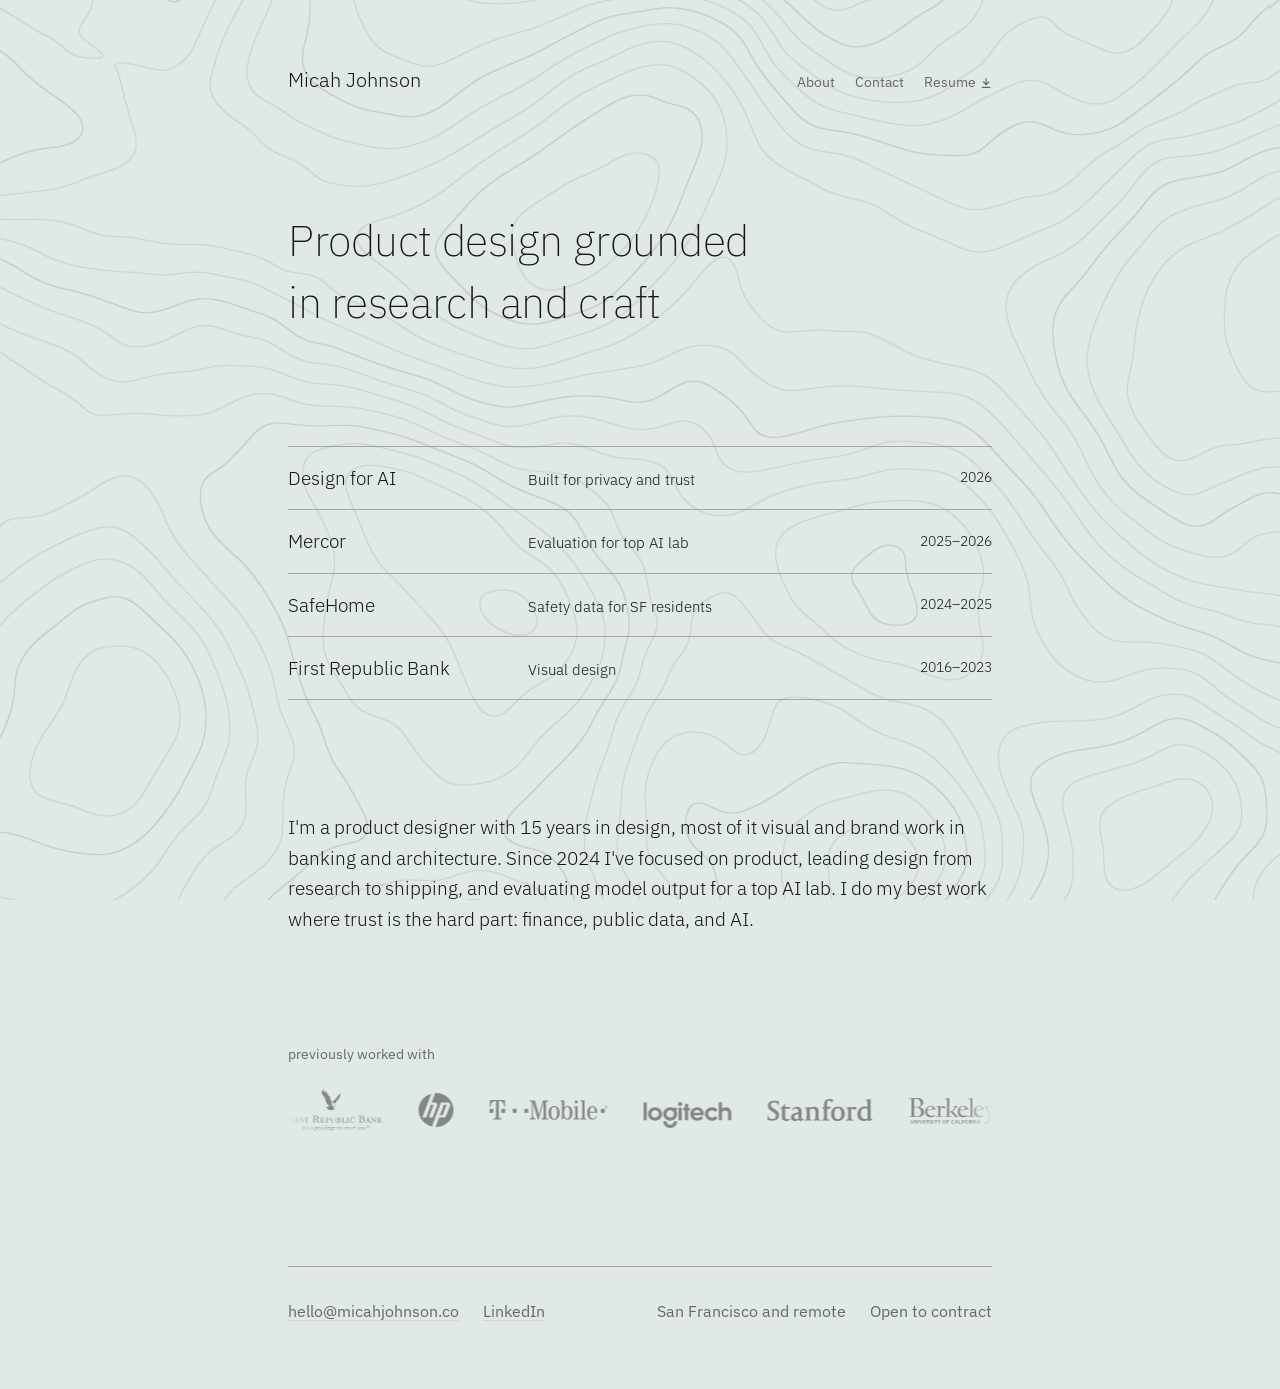
<file: index.html>
<!doctype html>
<html lang="en">
<head>
  <script async src="https://www.googletagmanager.com/gtag/js?id=G-506TQESWJM"></script>
  <script>
    window.dataLayer = window.dataLayer || [];
    function gtag(){dataLayer.push(arguments);}
    gtag('js', new Date());
    gtag('config', 'G-506TQESWJM');
  </script>
  <meta charset="utf-8">
  <meta name="viewport" content="width=device-width, initial-scale=1">
  <title>Micah Johnson</title>
  <meta name="description" content="Portfolio of Micah Johnson.">
  <link rel="canonical" href="https://micahjohnson.co/">
  <meta property="og:type" content="website">
  <meta property="og:title" content="Micah Johnson">
  <meta property="og:description" content="Portfolio of Micah Johnson.">
  <meta property="og:url" content="https://micahjohnson.co/">
  <meta name="theme-color" content="#fafafa" media="(prefers-color-scheme: light)">
  <meta name="theme-color" content="#111110" media="(prefers-color-scheme: dark)">
  <link rel="icon" href="assets/favicon.svg" type="image/svg+xml">
  <link rel="preconnect" href="https://fonts.googleapis.com">
  <link rel="preconnect" href="https://fonts.gstatic.com" crossorigin>
  <link rel="stylesheet" href="https://fonts.googleapis.com/css2?family=IBM+Plex+Sans:ital,wght@0,200;0,300;0,400;0,500;0,600;1,400&display=swap">
  <link rel="stylesheet" href="styles.css?v=33">
  <link rel="prefetch" href="work/design-for-ai/">
</head>
<body>
  <div class="ambient" aria-hidden="true"></div>
  <div class="wrap">
    <header class="site-header">
      <a class="name" href="./">Micah Johnson</a>
      <button class="menu-toggle" type="button" aria-controls="site-nav" aria-expanded="false" aria-label="Open menu" hidden>
        <svg viewBox="0 0 20 20" width="20" height="20" aria-hidden="true" focusable="false"><path class="bars" d="M3 6h14M3 10h14M3 14h14"/><path class="close" d="M5 5l10 10M15 5L5 15"/></svg>
      </button>
      <nav id="site-nav" aria-label="Primary">
        <a href="#about">About</a>
        <a href="#contact">Contact</a>
        <a class="resume" href="assets/MicahJohnson_Resume.pdf" download>Resume <svg class="icon" viewBox="0 0 16 16" width="12" height="12" aria-hidden="true" focusable="false"><path d="M8 2v8m-3.5-3.5L8 10l3.5-3.5M3 13.5h10" fill="none" stroke="currentColor" stroke-width="1.5" stroke-linecap="round" stroke-linejoin="round"/></svg></a>
      </nav>
    </header>

    <main>
      <h1 class="lede">Product design grounded<br>in research and craft</h1>

      <section id="work" aria-label="Selected work">
        <ul class="work-list">
          <li>
            <a href="work/design-for-ai/">
              <span class="title">Design for AI</span>
              <span class="desc">Built for privacy and trust</span>
              <span class="year">2026</span>
            </a>
          </li>
          <li>
            <a href="#" role="button" data-toast="Under NDA">
              <span class="title">Mercor</span>
              <span class="desc">Evaluation for top AI lab</span>
              <span class="year">2025&ndash;2026</span>
            </a>
          </li>
          <li>
            <a href="work/safehome/">
              <span class="title">SafeHome</span>
              <span class="desc">Safety data for SF residents</span>
              <span class="year">2024&ndash;2025</span>
            </a>
          </li>
          <li>
            <a href="work/first-republic-bank/">
              <span class="title">First Republic Bank</span>
              <span class="desc">Visual design</span>
              <span class="year">2016&ndash;2023</span>
            </a>
          </li>
        </ul>
      </section>

      <section id="about" aria-label="About">
        <p>I'm a product designer with 15 years in design, most of it visual and brand work in banking and architecture. Since 2024 I've focused on product, leading design from research to shipping, and evaluating model output for a top AI lab. I do my best work where trust is the hard part: finance, public data, and AI.</p>
      </section>
      <section id="clients" aria-labelledby="clients-h">
        <h2 id="clients-h" class="label">Previously worked with</h2>
        <div class="marquee">
          <ul class="marquee-set">
            <li><img src="assets/logos/1-first-republic-bank.svg" alt="First Republic Bank" data-scale="1.3"></li>
            <li><img src="assets/logos/2-hp.svg" alt="HP" data-scale="0.72"></li>
            <li><img src="assets/logos/3-t-mobile.svg" alt="T-Mobile"></li>
            <li><img src="assets/logos/4-logitech.svg" alt="Logitech" style="--logo-y: 5px"></li>
            <li><img src="assets/logos/5-stanford.svg" alt="Stanford"></li>
            <li><img src="assets/logos/6-uc-berkeley.svg" alt="UC Berkeley" style="--logo-y: 1px"></li>
            <li><img src="assets/logos/7-som.svg" alt="SOM" data-scale="0.9"></li>
            <li><img src="assets/logos/8-hok.svg" alt="HOK" data-scale="0.72"></li>
            <li><img src="assets/logos/9-girls-inc.svg" alt="Girls Inc." data-scale="0.85"></li>
            <li><img src="assets/logos/10-city-and-county-of-san-francisco.svg" alt="City and County of San Francisco" data-scale="1.035"></li>
            <li><img src="assets/logos/11-jack-morton.svg" alt="Jack Morton" data-scale="0.92"></li>
          </ul>
        </div>
      </section>
    </main>

    <footer class="site-footer" id="contact">
      <ul class="links">
        <li><a href="mailto:hello@micahjohnson.co" data-copy="hello@micahjohnson.co">hello@micahjohnson.co</a></li>
        <li><a href="https://www.linkedin.com/in/mjjsf">LinkedIn</a></li>
      </ul>
      <ul class="links">
        <li>San Francisco and remote</li>
        <li>Open to contract</li>
      </ul>
    </footer>
    <p class="toast" role="status" aria-live="polite"></p>
  </div>
  <script>
    (function () {
      var toast = document.querySelector('.toast');
      var timer;
      function showToast(message) {
        toast.textContent = message;
        toast.classList.add('is-visible');
        clearTimeout(timer);
        timer = setTimeout(function () { toast.classList.remove('is-visible'); }, 2000);
      }
      document.querySelectorAll('[data-toast]').forEach(function (link) {
        link.addEventListener('click', function (e) {
          e.preventDefault();
          showToast(link.dataset.toast);
        });
      });
      document.querySelectorAll('[data-copy]').forEach(function (link) {
        link.addEventListener('click', function (e) {
          if (!navigator.clipboard) return;
          e.preventDefault();
          navigator.clipboard.writeText(link.dataset.copy).then(function () {
            showToast('Copied to clipboard');
          }, function () {
            window.location.href = link.href;
          });
        });
      });
    })();
  </script>
  <script src="assets/menu.js"></script>
  <script src="assets/flow.js?v=25"></script>
  <script src="assets/marquee.js?v=3"></script>
</body>
</html>
</file>
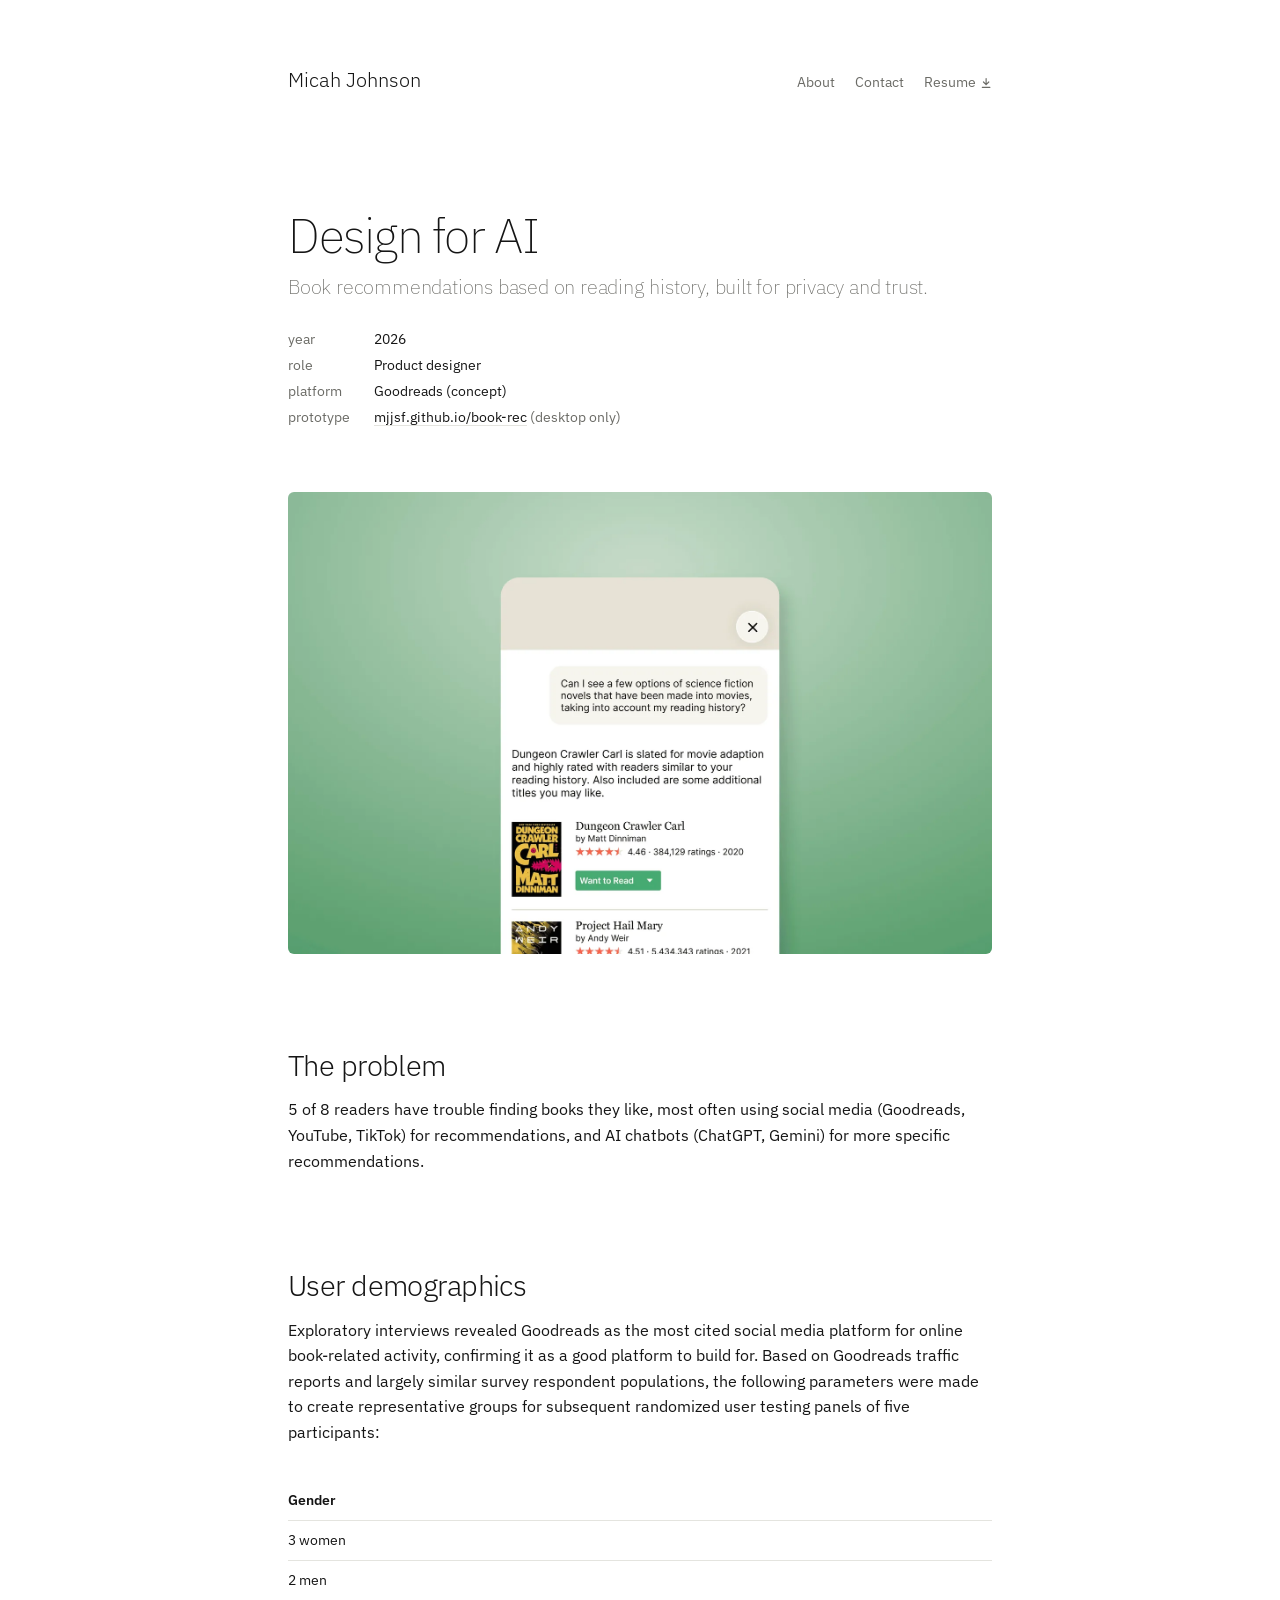
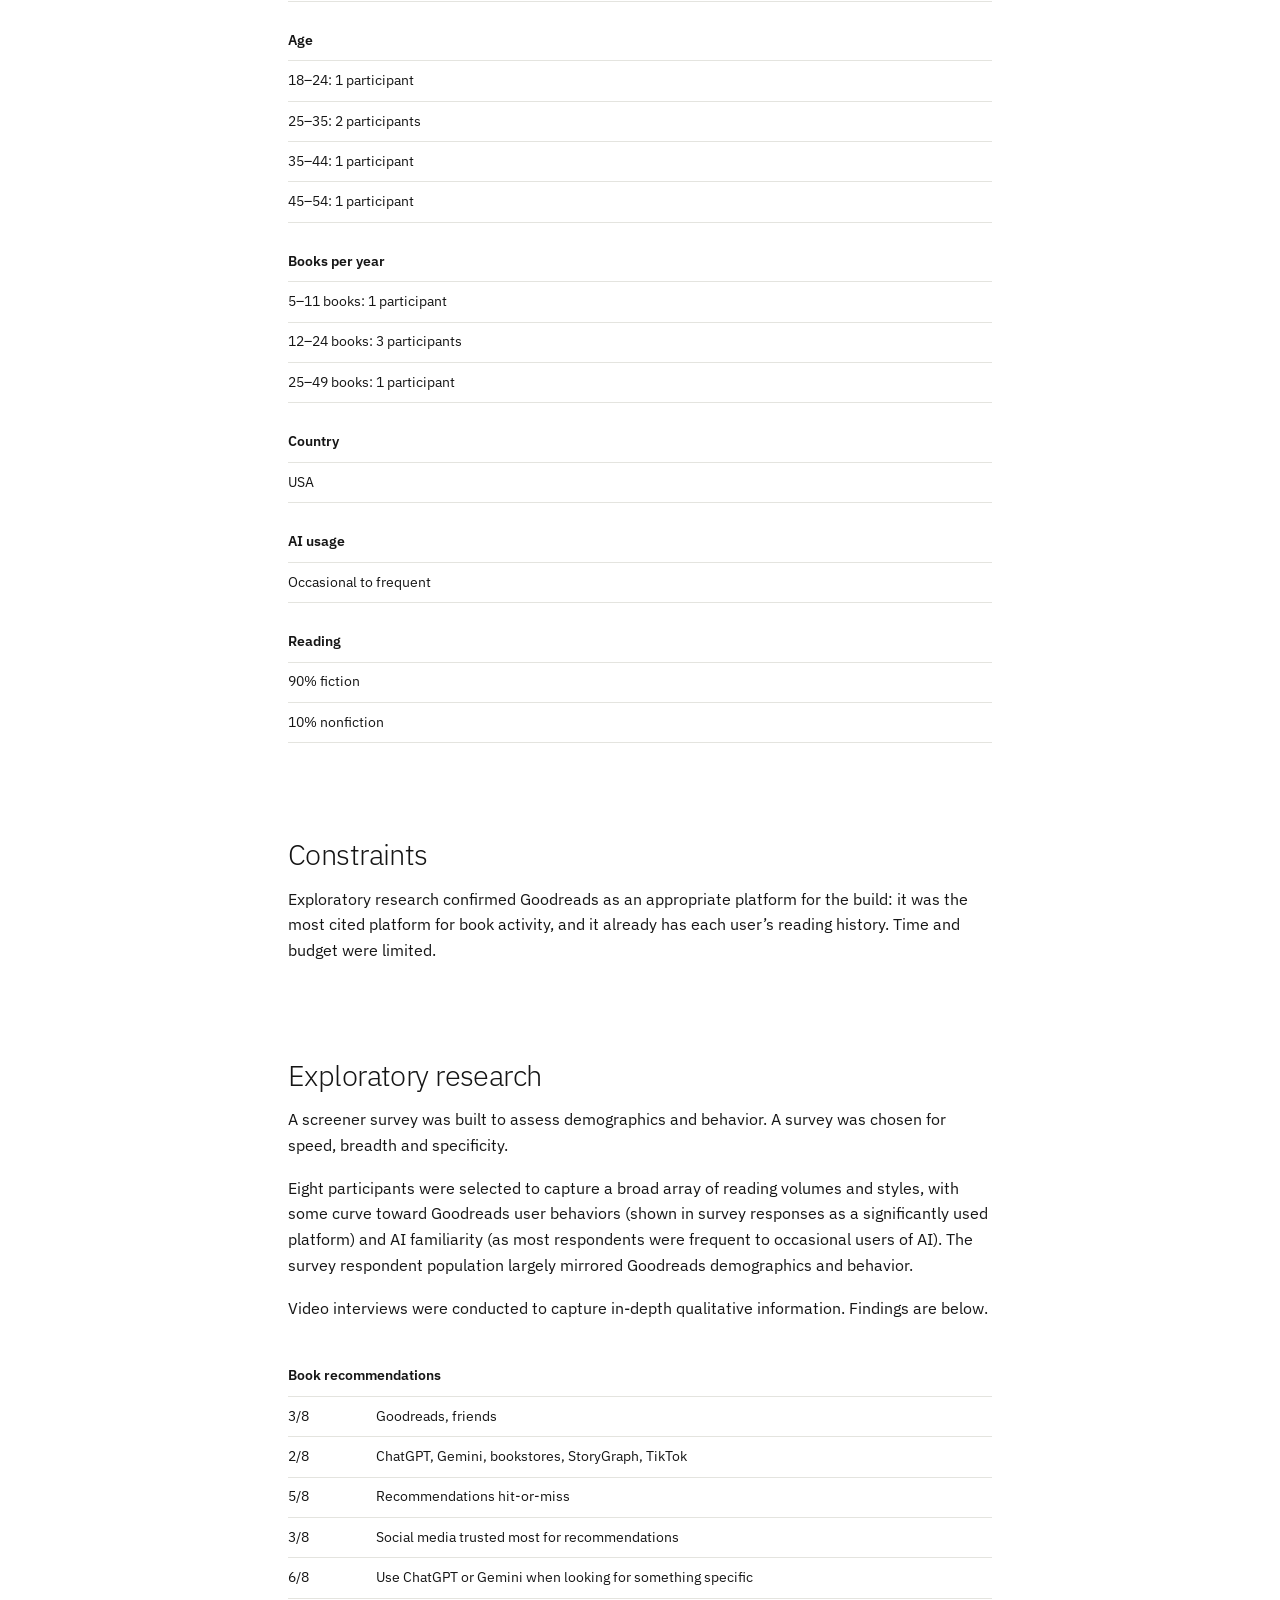
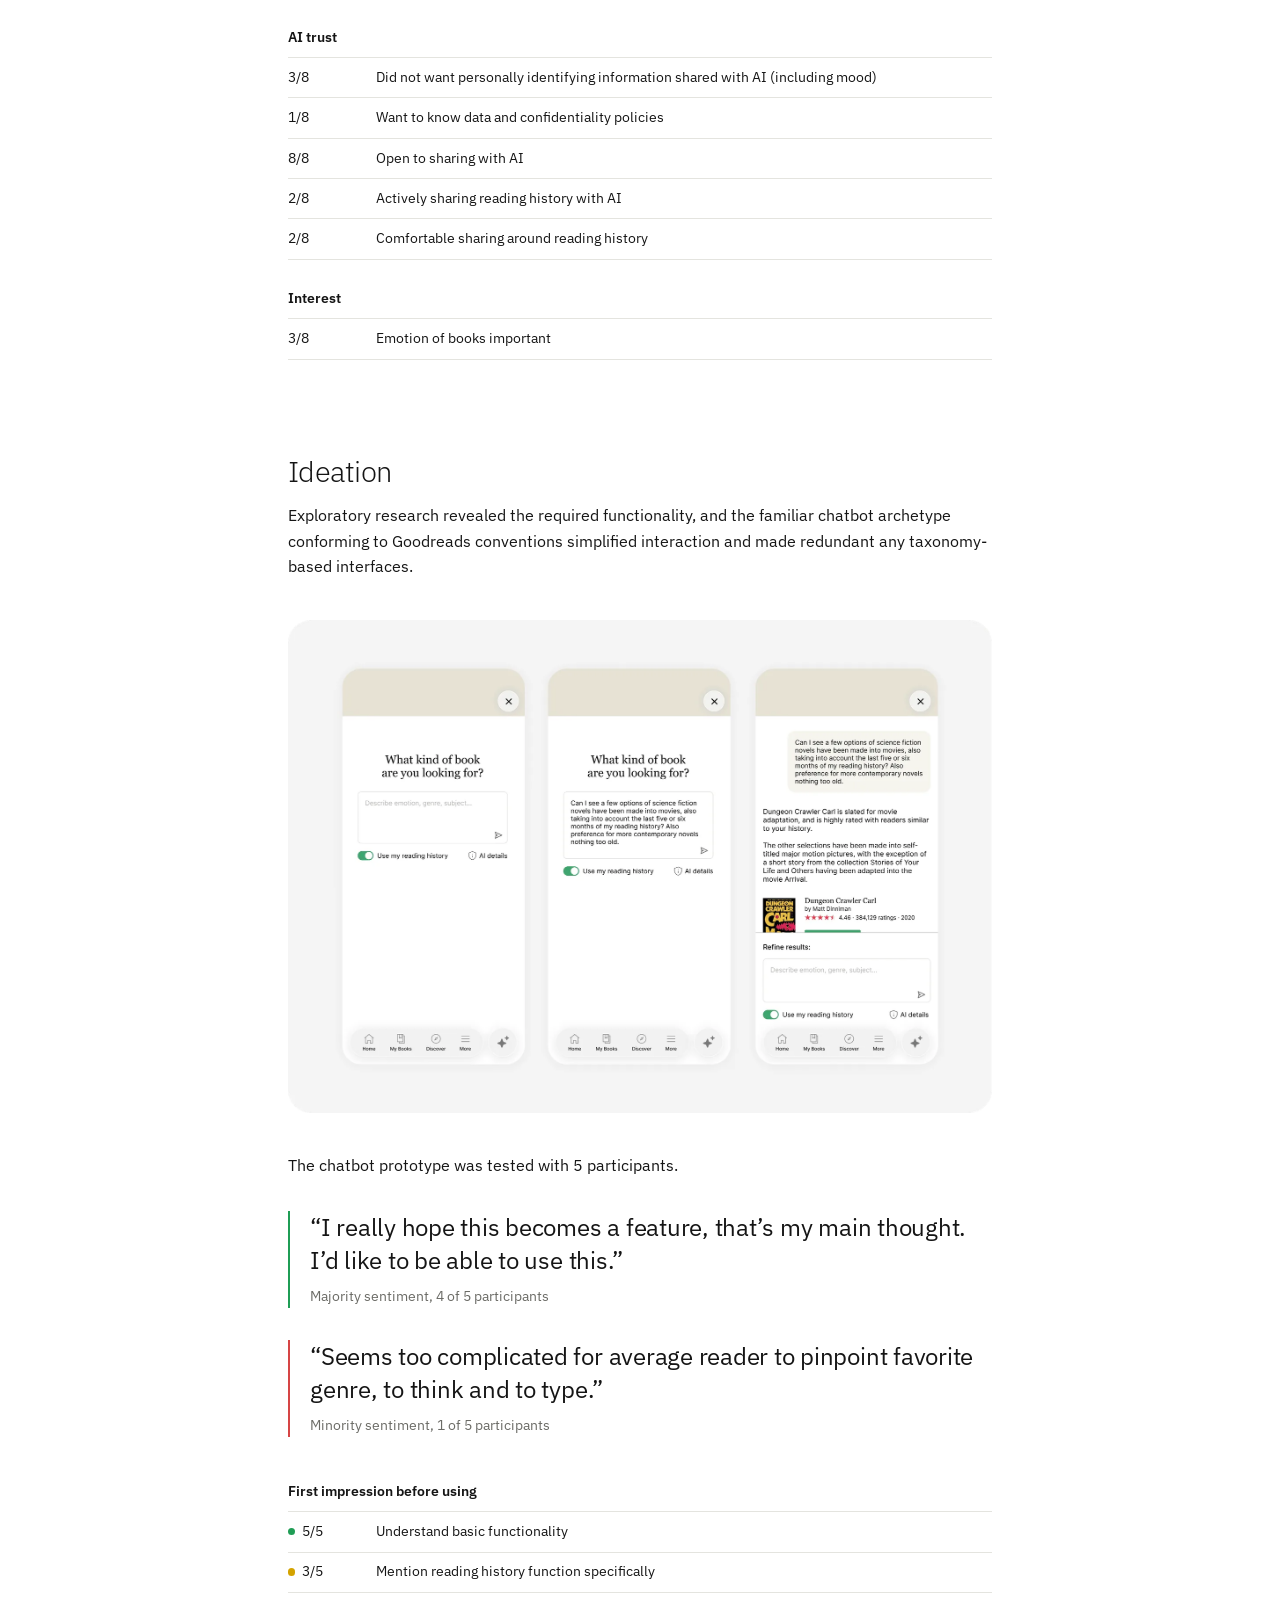
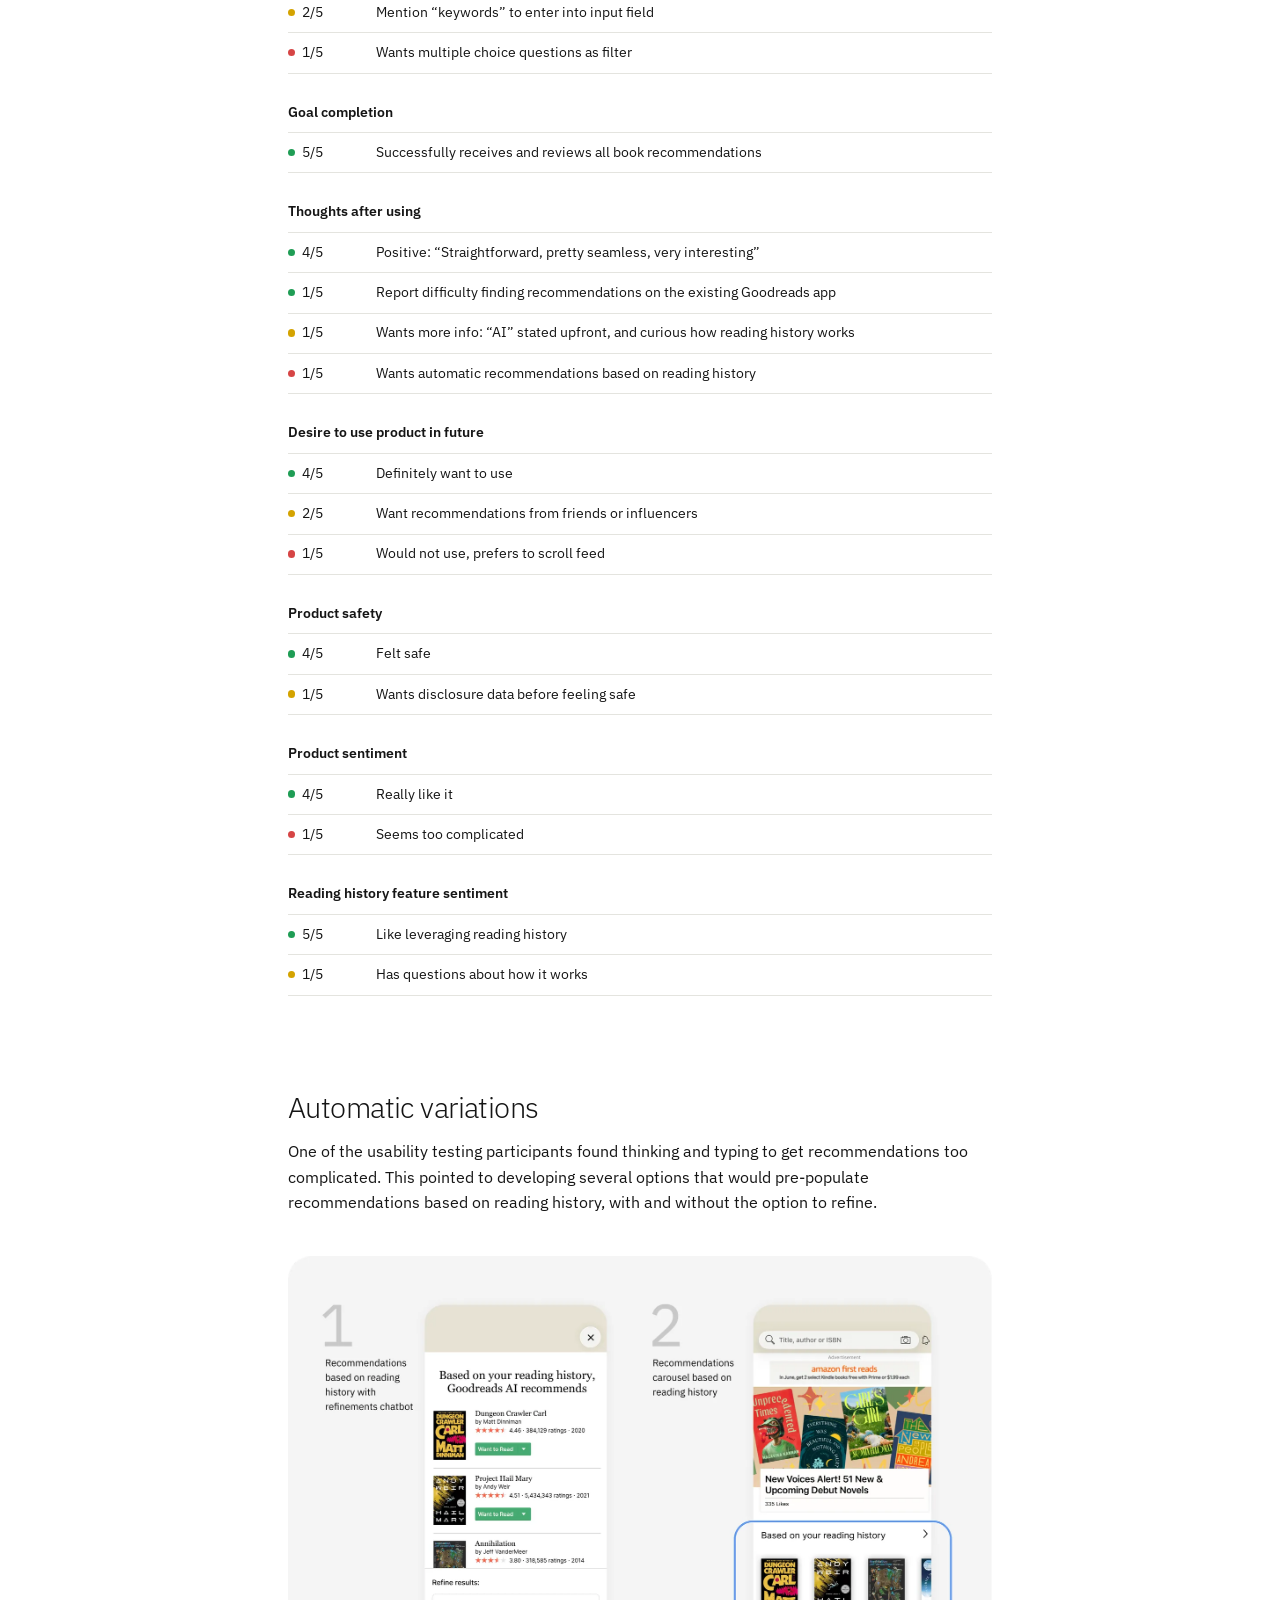
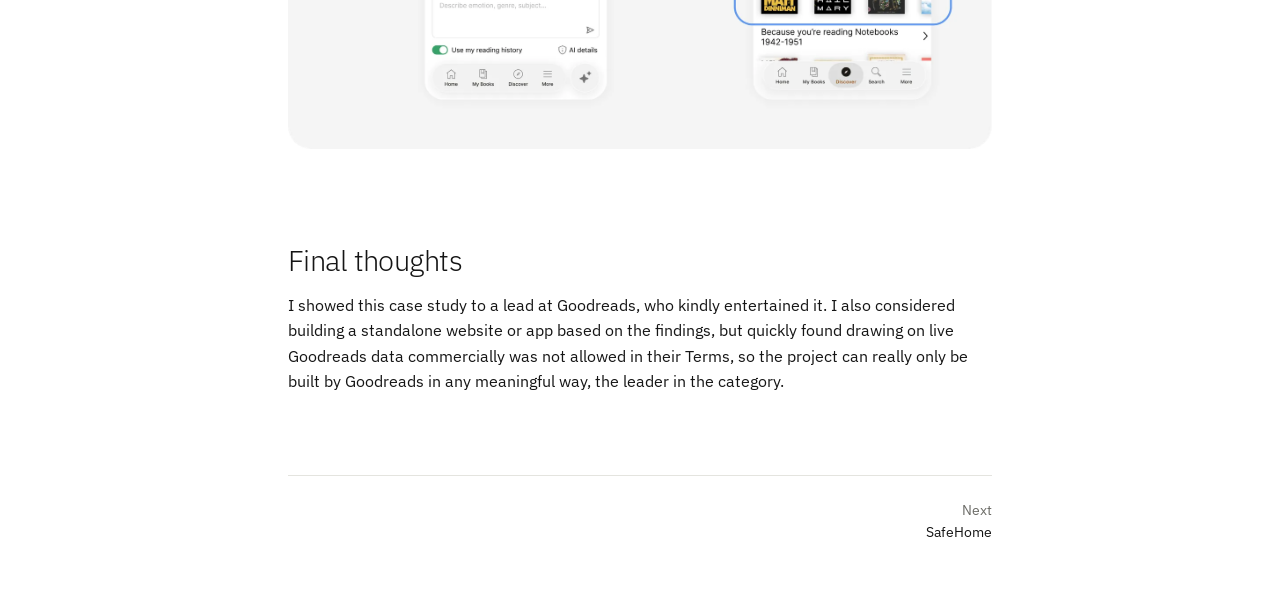
<file: work/design-for-ai/index.html>
<!doctype html>
<html lang="en">
<head>
  <script async src="https://www.googletagmanager.com/gtag/js?id=G-506TQESWJM"></script>
  <script>
    window.dataLayer = window.dataLayer || [];
    function gtag(){dataLayer.push(arguments);}
    gtag('js', new Date());
    gtag('config', 'G-506TQESWJM');
  </script>
  <meta charset="utf-8">
  <meta name="viewport" content="width=device-width, initial-scale=1">
  <title>Design for AI — Micah Johnson</title>
  <meta name="description" content="Book recommendations based on reading history, built for privacy and trust. A Goodreads feature concept, from exploratory research through four iterations and usability testing.">
  <link rel="canonical" href="https://micahjohnson.co/work/design-for-ai/">
  <meta property="og:type" content="article">
  <meta property="og:title" content="Design for AI — Micah Johnson">
  <meta property="og:description" content="Book recommendations based on reading history, built for privacy and trust.">
  <meta property="og:url" content="https://micahjohnson.co/work/design-for-ai/">
  <meta name="theme-color" content="#ffffff" media="(prefers-color-scheme: light)">
  <meta name="theme-color" content="#111110" media="(prefers-color-scheme: dark)">
  <link rel="icon" href="../../assets/favicon.svg" type="image/svg+xml">
  <link rel="preconnect" href="https://fonts.googleapis.com">
  <link rel="preconnect" href="https://fonts.gstatic.com" crossorigin>
  <link rel="stylesheet" href="https://fonts.googleapis.com/css2?family=IBM+Plex+Sans:ital,wght@0,200;0,300;0,400;0,500;0,600;1,400&display=swap">
  <link rel="stylesheet" href="../../styles.css?v=17">
</head>
<body class="page-white">
  <div class="wrap">
    <header class="site-header">
      <a class="name" href="../../">Micah Johnson</a>
      <button class="menu-toggle" type="button" aria-controls="site-nav" aria-expanded="false" aria-label="Open menu" hidden>
        <svg viewBox="0 0 20 20" width="20" height="20" aria-hidden="true" focusable="false"><path class="bars" d="M3 6h14M3 10h14M3 14h14"/><path class="close" d="M5 5l10 10M15 5L5 15"/></svg>
      </button>
      <nav id="site-nav" aria-label="Primary">
        <a href="../../#about">About</a>
        <a href="../../#contact">Contact</a>
        <a class="resume" href="../../assets/MicahJohnson_Resume.pdf" download>Resume <svg class="icon" viewBox="0 0 16 16" width="12" height="12" aria-hidden="true" focusable="false"><path d="M8 2v8m-3.5-3.5L8 10l3.5-3.5M3 13.5h10" fill="none" stroke="currentColor" stroke-width="1.5" stroke-linecap="round" stroke-linejoin="round"/></svg></a>
      </nav>
    </header>

    <main>
      <article>
        <h1>Design for AI</h1>
        <p class="lede subtitle">Book recommendations based on reading history, built for privacy and trust.</p>
        <dl class="meta">
          <dt>Year</dt><dd>2026</dd>
          <dt>Role</dt><dd>Product designer</dd>
          <dt>Platform</dt><dd>Goodreads (concept)</dd>
          <dt>Prototype</dt><dd><a href="https://mjjsf.github.io/book-rec/">mjjsf.github.io/book-rec</a> <span class="note">(desktop only)</span></dd>
        </dl>

        <div class="prose">
          <figure class="wide">
            <img src="../../assets/ai-book-recommendations/cover.webp" width="1600" height="1049" alt="A Goodreads-style chat panel. The reader asks for science fiction novels that have been made into movies, taking their reading history into account; the reply recommends Dungeon Crawler Carl and Project Hail Mary with ratings and Want to Read buttons.">
          </figure>

          <h2>The problem</h2>
          <p>5 of 8 readers have trouble finding books they like, most often using social media (Goodreads, YouTube, TikTok) for recommendations, and AI chatbots (ChatGPT, Gemini) for more specific recommendations.</p>

          <h2>User demographics</h2>
          <p>Exploratory interviews revealed Goodreads as the most cited social media platform for online book-related activity, confirming it as a good platform to build for. Based on Goodreads traffic reports and largely similar survey respondent populations, the following parameters were made to create representative groups for subsequent randomized user testing panels of five participants:</p>
          <div class="table-wrap">
            <table class="data" aria-label="Testing panel demographics (5 participants)">
              <tbody>
                <tr class="group"><th scope="rowgroup">Gender</th></tr>
                <tr><td>3 women</td></tr>
                <tr><td>2 men</td></tr>
              </tbody>
              <tbody>
                <tr class="group"><th scope="rowgroup">Age</th></tr>
                <tr><td>18–24: 1 participant</td></tr>
                <tr><td>25–35: 2 participants</td></tr>
                <tr><td>35–44: 1 participant</td></tr>
                <tr><td>45–54: 1 participant</td></tr>
              </tbody>
              <tbody>
                <tr class="group"><th scope="rowgroup">Books per year</th></tr>
                <tr><td>5–11 books: 1 participant</td></tr>
                <tr><td>12–24 books: 3 participants</td></tr>
                <tr><td>25–49 books: 1 participant</td></tr>
              </tbody>
              <tbody>
                <tr class="group"><th scope="rowgroup">Country</th></tr>
                <tr><td>USA</td></tr>
              </tbody>
              <tbody>
                <tr class="group"><th scope="rowgroup">AI usage</th></tr>
                <tr><td>Occasional to frequent</td></tr>
              </tbody>
              <tbody>
                <tr class="group"><th scope="rowgroup">Reading</th></tr>
                <tr><td>90% fiction</td></tr>
                <tr><td>10% nonfiction</td></tr>
              </tbody>
            </table>
          </div>

          <h2>Constraints</h2>
          <p>Exploratory research confirmed Goodreads as an appropriate platform for the build: it was the most cited platform for book activity, and it already has each user&rsquo;s reading history. Time and budget were limited.</p>

          <h2>Exploratory research</h2>
          <p>A screener survey was built to assess demographics and behavior. A survey was chosen for speed, breadth and specificity.</p>
          <p>Eight participants were selected to capture a broad array of reading volumes and styles, with some curve toward Goodreads user behaviors (shown in survey responses as a significantly used platform) and AI familiarity (as most respondents were frequent to occasional users of AI). The survey respondent population largely mirrored Goodreads demographics and behavior.</p>
          <p>Video interviews were conducted to capture in-depth qualitative information. Findings are below.</p>

          <div class="table-wrap">
            <table class="data" aria-label="Interview findings (8 participants)">
              <tbody>
                <tr class="group"><th colspan="2" scope="rowgroup">Book recommendations</th></tr>
                <tr><td class="n">3/8</td><td>Goodreads, friends</td></tr>
                <tr><td class="n">2/8</td><td>ChatGPT, Gemini, bookstores, StoryGraph, TikTok</td></tr>
                <tr><td class="n">5/8</td><td>Recommendations hit-or-miss</td></tr>
                <tr><td class="n">3/8</td><td>Social media trusted most for recommendations</td></tr>
                <tr><td class="n">6/8</td><td>Use ChatGPT or Gemini when looking for something specific</td></tr>
              </tbody>
              <tbody>
                <tr class="group"><th colspan="2" scope="rowgroup">AI trust</th></tr>
                <tr><td class="n">3/8</td><td>Did not want personally identifying information shared with AI (including mood)</td></tr>
                <tr><td class="n">1/8</td><td>Want to know data and confidentiality policies</td></tr>
                <tr><td class="n">8/8</td><td>Open to sharing with AI</td></tr>
                <tr><td class="n">2/8</td><td>Actively sharing reading history with AI</td></tr>
                <tr><td class="n">2/8</td><td>Comfortable sharing around reading history</td></tr>
              </tbody>
              <tbody>
                <tr class="group"><th colspan="2" scope="rowgroup">Interest</th></tr>
                <tr><td class="n">3/8</td><td>Emotion of books important</td></tr>
              </tbody>
            </table>
          </div>

          <h2>Ideation</h2>
          <p>Exploratory research revealed the required functionality, and the familiar chatbot archetype conforming to Goodreads conventions simplified interaction and made redundant any taxonomy-based interfaces.</p>
          <figure class="wide">
            <img src="../../assets/ai-book-recommendations/iteration-3-chatbot.webp" width="1600" height="1121" loading="lazy" alt="Three Goodreads app screens: an empty prompt reading &ldquo;What kind of book are you looking for?&rdquo; with a Use my reading history toggle and AI details link; the prompt filled in with a request for recent sci-fi adapted into movies; and the AI&rsquo;s answer explaining its picks, starting with Dungeon Crawler Carl.">
          </figure>

          <p>The chatbot prototype was tested with 5 participants.</p>

          <blockquote class="pull pos">
            <p>&ldquo;I really hope this becomes a feature, that&rsquo;s my main thought. I&rsquo;d like to be able to use this.&rdquo;</p>
            <footer>Majority sentiment, 4 of 5 participants</footer>
          </blockquote>
          <blockquote class="pull neg">
            <p>&ldquo;Seems too complicated for average reader to pinpoint favorite genre, to think and to type.&rdquo;</p>
            <footer>Minority sentiment, 1 of 5 participants</footer>
          </blockquote>

          <div class="table-wrap">
            <table class="data" aria-label="Usability testing results (5 participants)">
              <tbody>
                <tr class="group"><th colspan="2" scope="rowgroup">First impression before using</th></tr>
                <tr><td class="n"><span class="dot pos"><span class="sr">positive</span></span>5/5</td><td>Understand basic functionality</td></tr>
                <tr><td class="n"><span class="dot mixed"><span class="sr">neutral</span></span>3/5</td><td>Mention reading history function specifically</td></tr>
                <tr><td class="n"><span class="dot mixed"><span class="sr">neutral</span></span>2/5</td><td>Mention &ldquo;keywords&rdquo; to enter into input field</td></tr>
                <tr><td class="n"><span class="dot neg"><span class="sr">negative</span></span>1/5</td><td>Wants multiple choice questions as filter</td></tr>
              </tbody>
              <tbody>
                <tr class="group"><th colspan="2" scope="rowgroup">Goal completion</th></tr>
                <tr><td class="n"><span class="dot pos"><span class="sr">positive</span></span>5/5</td><td>Successfully receives and reviews all book recommendations</td></tr>
              </tbody>
              <tbody>
                <tr class="group"><th colspan="2" scope="rowgroup">Thoughts after using</th></tr>
                <tr><td class="n"><span class="dot pos"><span class="sr">positive</span></span>4/5</td><td>Positive: &ldquo;Straightforward, pretty seamless, very interesting&rdquo;</td></tr>
                <tr><td class="n"><span class="dot pos"><span class="sr">positive</span></span>1/5</td><td>Report difficulty finding recommendations on the existing Goodreads app</td></tr>
                <tr><td class="n"><span class="dot mixed"><span class="sr">neutral</span></span>1/5</td><td>Wants more info: &ldquo;AI&rdquo; stated upfront, and curious how reading history works</td></tr>
                <tr><td class="n"><span class="dot neg"><span class="sr">negative</span></span>1/5</td><td>Wants automatic recommendations based on reading history</td></tr>
              </tbody>
              <tbody>
                <tr class="group"><th colspan="2" scope="rowgroup">Desire to use product in future</th></tr>
                <tr><td class="n"><span class="dot pos"><span class="sr">positive</span></span>4/5</td><td>Definitely want to use</td></tr>
                <tr><td class="n"><span class="dot mixed"><span class="sr">neutral</span></span>2/5</td><td>Want recommendations from friends or influencers</td></tr>
                <tr><td class="n"><span class="dot neg"><span class="sr">negative</span></span>1/5</td><td>Would not use, prefers to scroll feed</td></tr>
              </tbody>
              <tbody>
                <tr class="group"><th colspan="2" scope="rowgroup">Product safety</th></tr>
                <tr><td class="n"><span class="dot pos"><span class="sr">positive</span></span>4/5</td><td>Felt safe</td></tr>
                <tr><td class="n"><span class="dot mixed"><span class="sr">neutral</span></span>1/5</td><td>Wants disclosure data before feeling safe</td></tr>
              </tbody>
              <tbody>
                <tr class="group"><th colspan="2" scope="rowgroup">Product sentiment</th></tr>
                <tr><td class="n"><span class="dot pos"><span class="sr">positive</span></span>4/5</td><td>Really like it</td></tr>
                <tr><td class="n"><span class="dot neg"><span class="sr">negative</span></span>1/5</td><td>Seems too complicated</td></tr>
              </tbody>
              <tbody>
                <tr class="group"><th colspan="2" scope="rowgroup">Reading history feature sentiment</th></tr>
                <tr><td class="n"><span class="dot pos"><span class="sr">positive</span></span>5/5</td><td>Like leveraging reading history</td></tr>
                <tr><td class="n"><span class="dot mixed"><span class="sr">neutral</span></span>1/5</td><td>Has questions about how it works</td></tr>
              </tbody>
            </table>
          </div>

          <h2>Automatic variations</h2>
          <p>One of the usability testing participants found thinking and typing to get recommendations too complicated. This pointed to developing several options that would pre-populate recommendations based on reading history, with and without the option to refine.</p>
          <figure class="wide">
            <img src="../../assets/ai-book-recommendations/iteration-4-automatic.webp" width="1600" height="1121" loading="lazy" alt="Two variations. One: a screen headed &ldquo;Based on your reading history, Goodreads AI recommends&rdquo; listing Dungeon Crawler Carl, Project Hail Mary and Annihilation, with a refine box below. Two: the Goodreads Discover feed with a highlighted &ldquo;Based on your reading history&rdquo; carousel of book covers.">
          </figure>

          <h2>Final thoughts</h2>
          <p>I showed this case study to a lead at Goodreads, who kindly entertained it. I also considered building a standalone website or app based on the findings, but quickly found drawing on live Goodreads data commercially was not allowed in their Terms, so the project can really only be built by Goodreads in any meaningful way, the leader in the category.</p>
        </div>

        <nav class="pager" aria-label="More work">
          <a class="next" href="../safehome/"><span>Next</span>SafeHome</a>
        </nav>
      </article>
    </main>
  </div>
  <script src="../../assets/menu.js"></script>
</body>
</html>
</file>
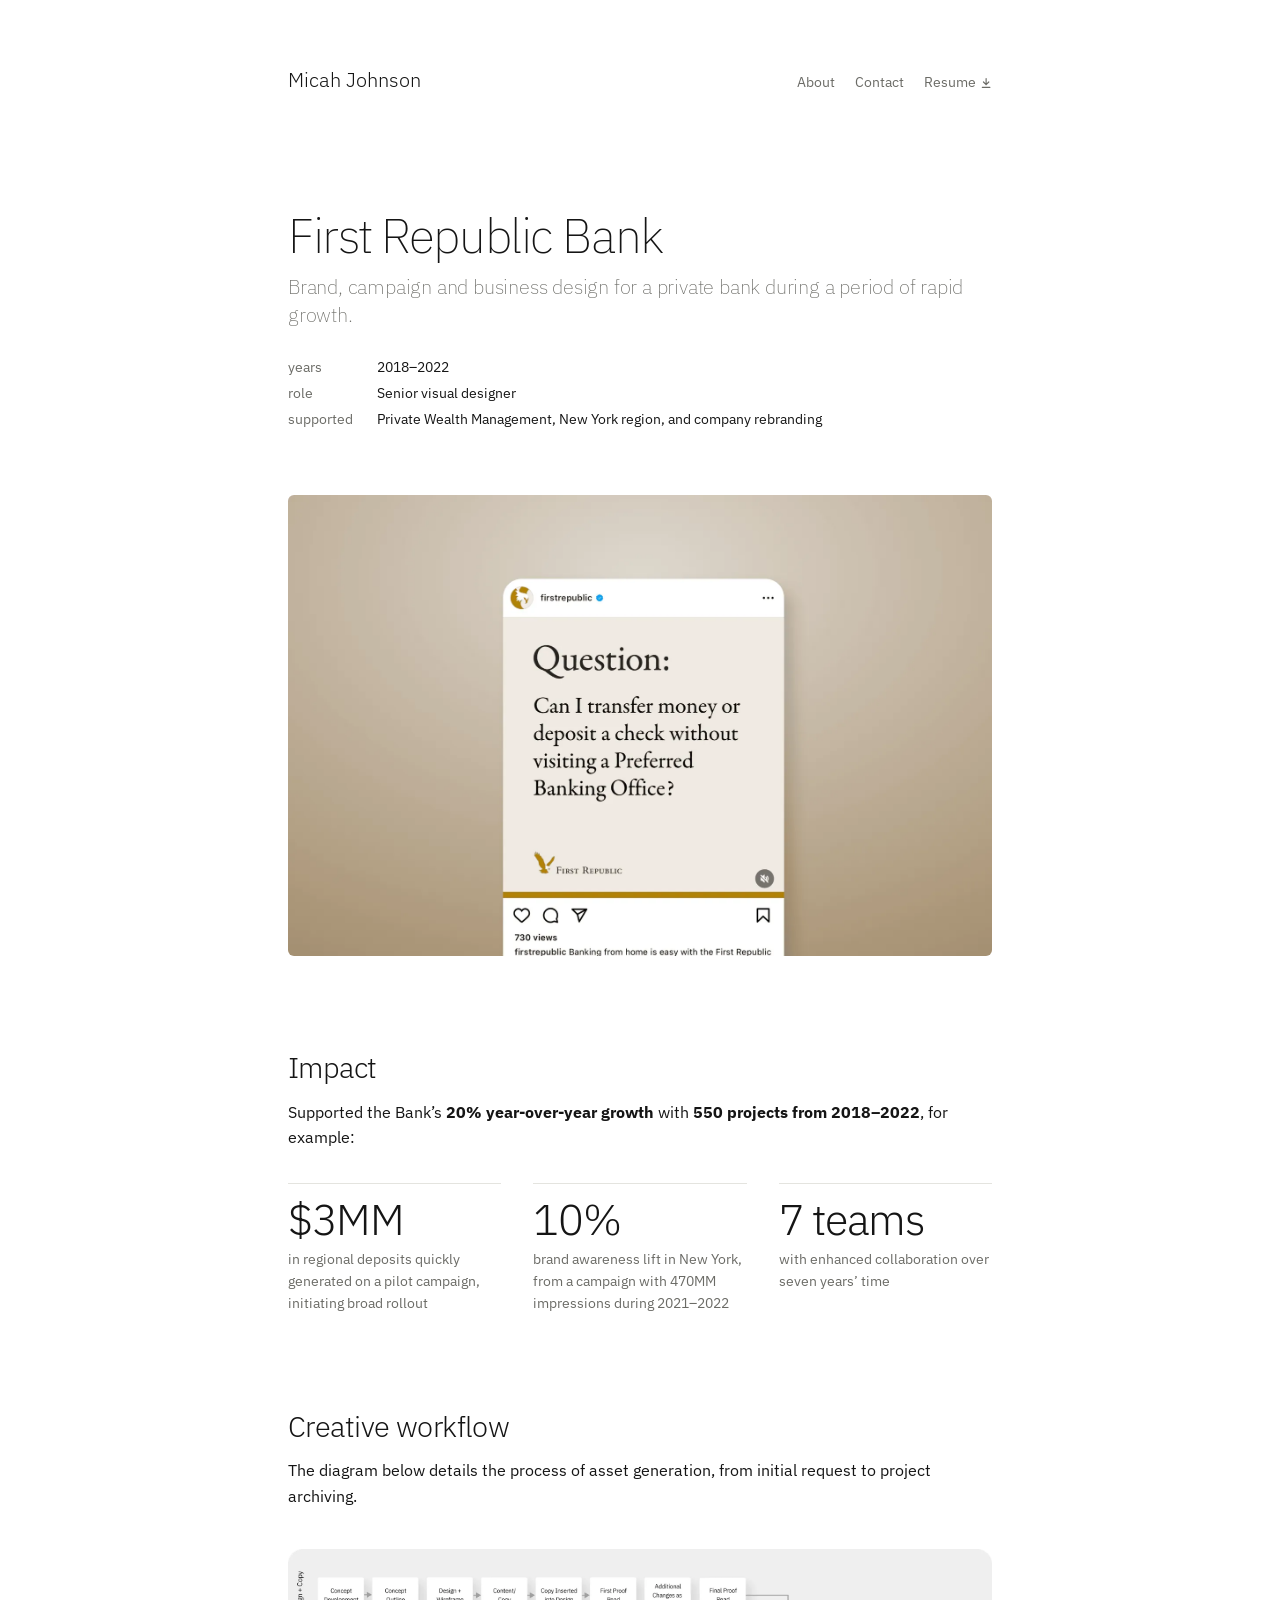
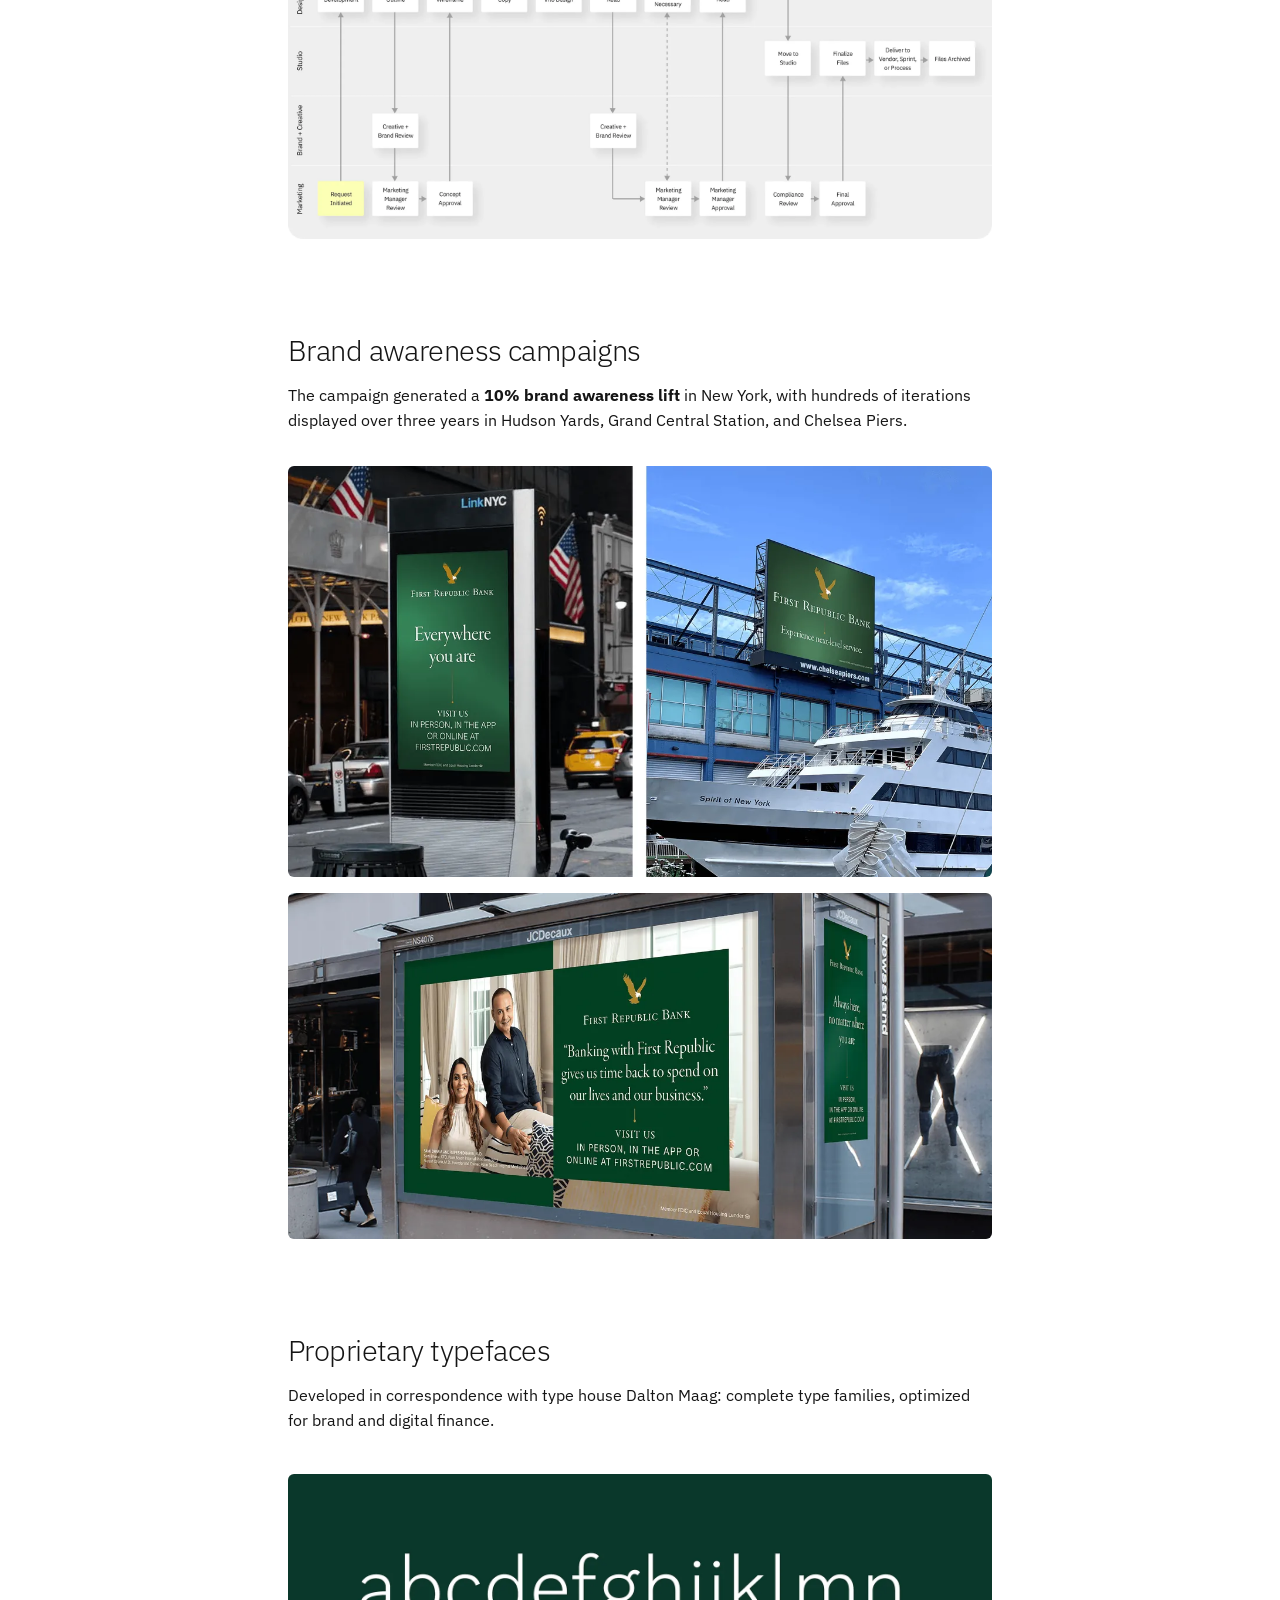
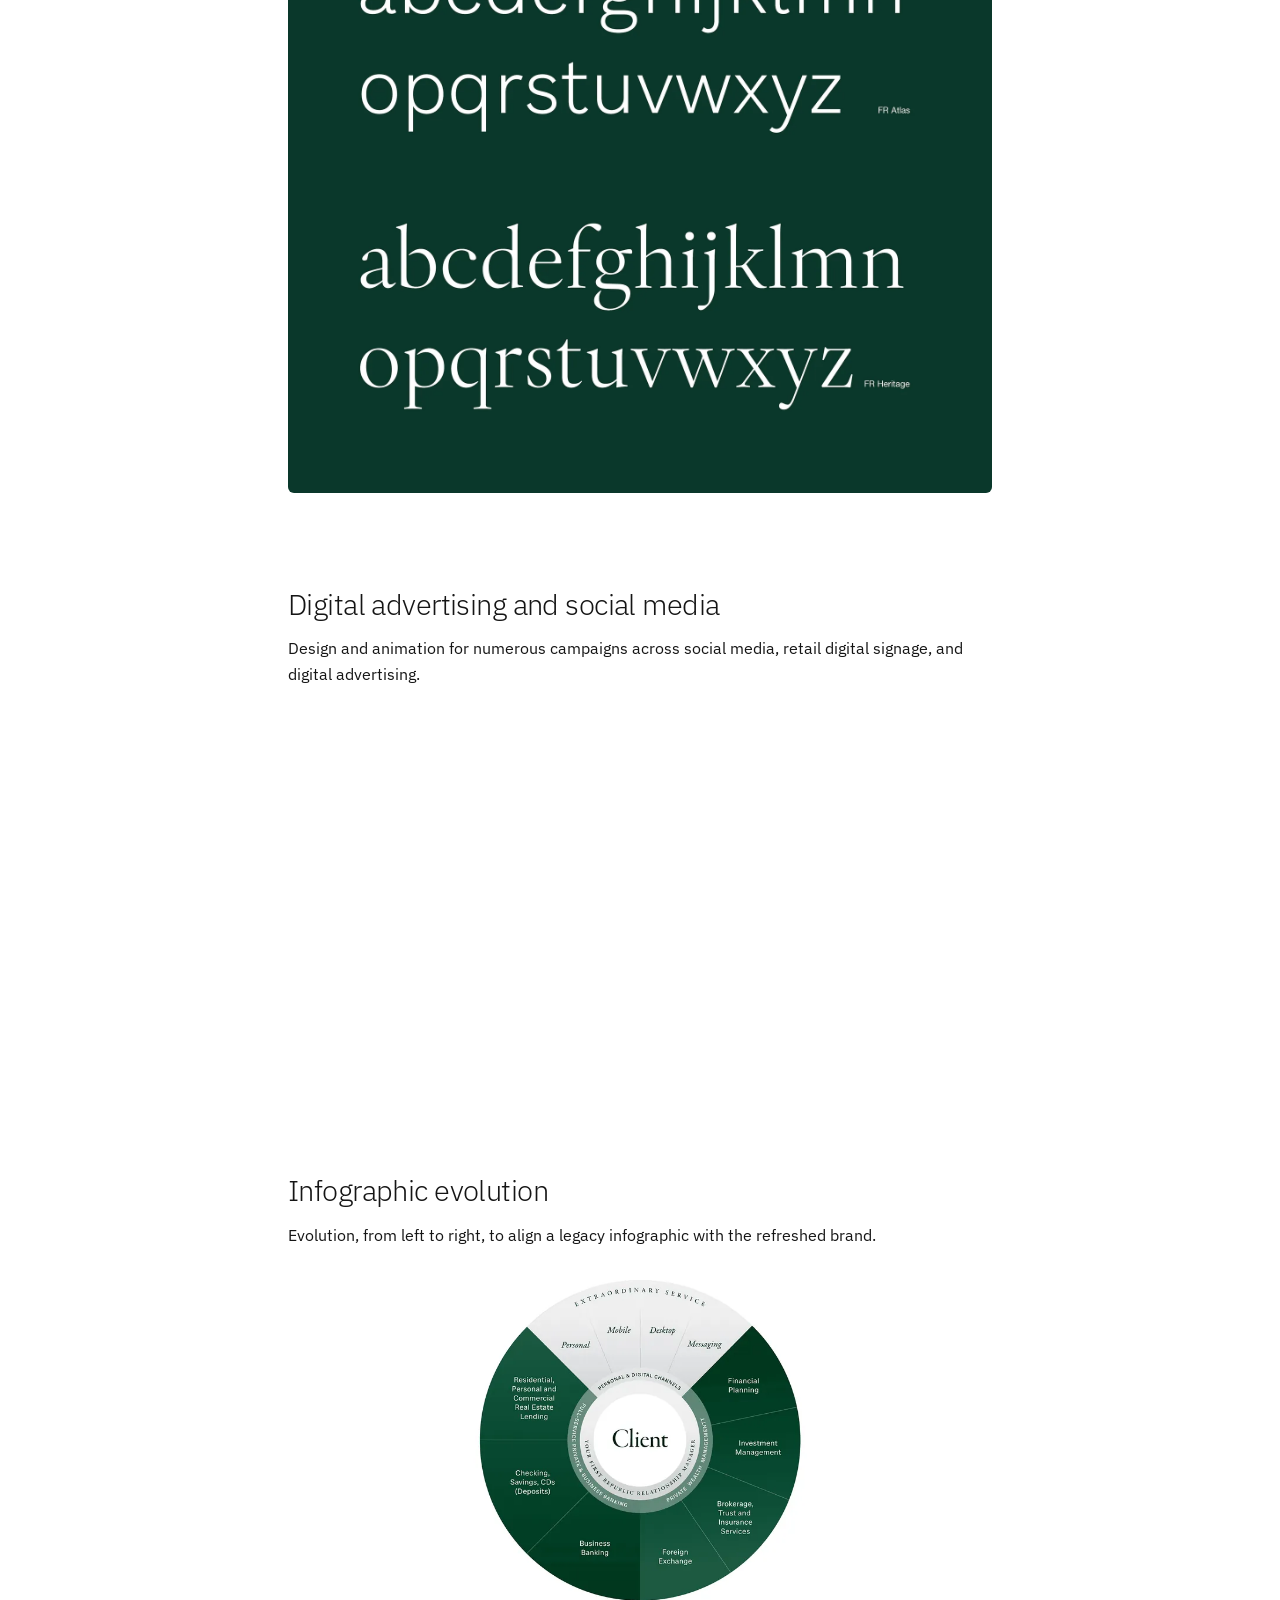
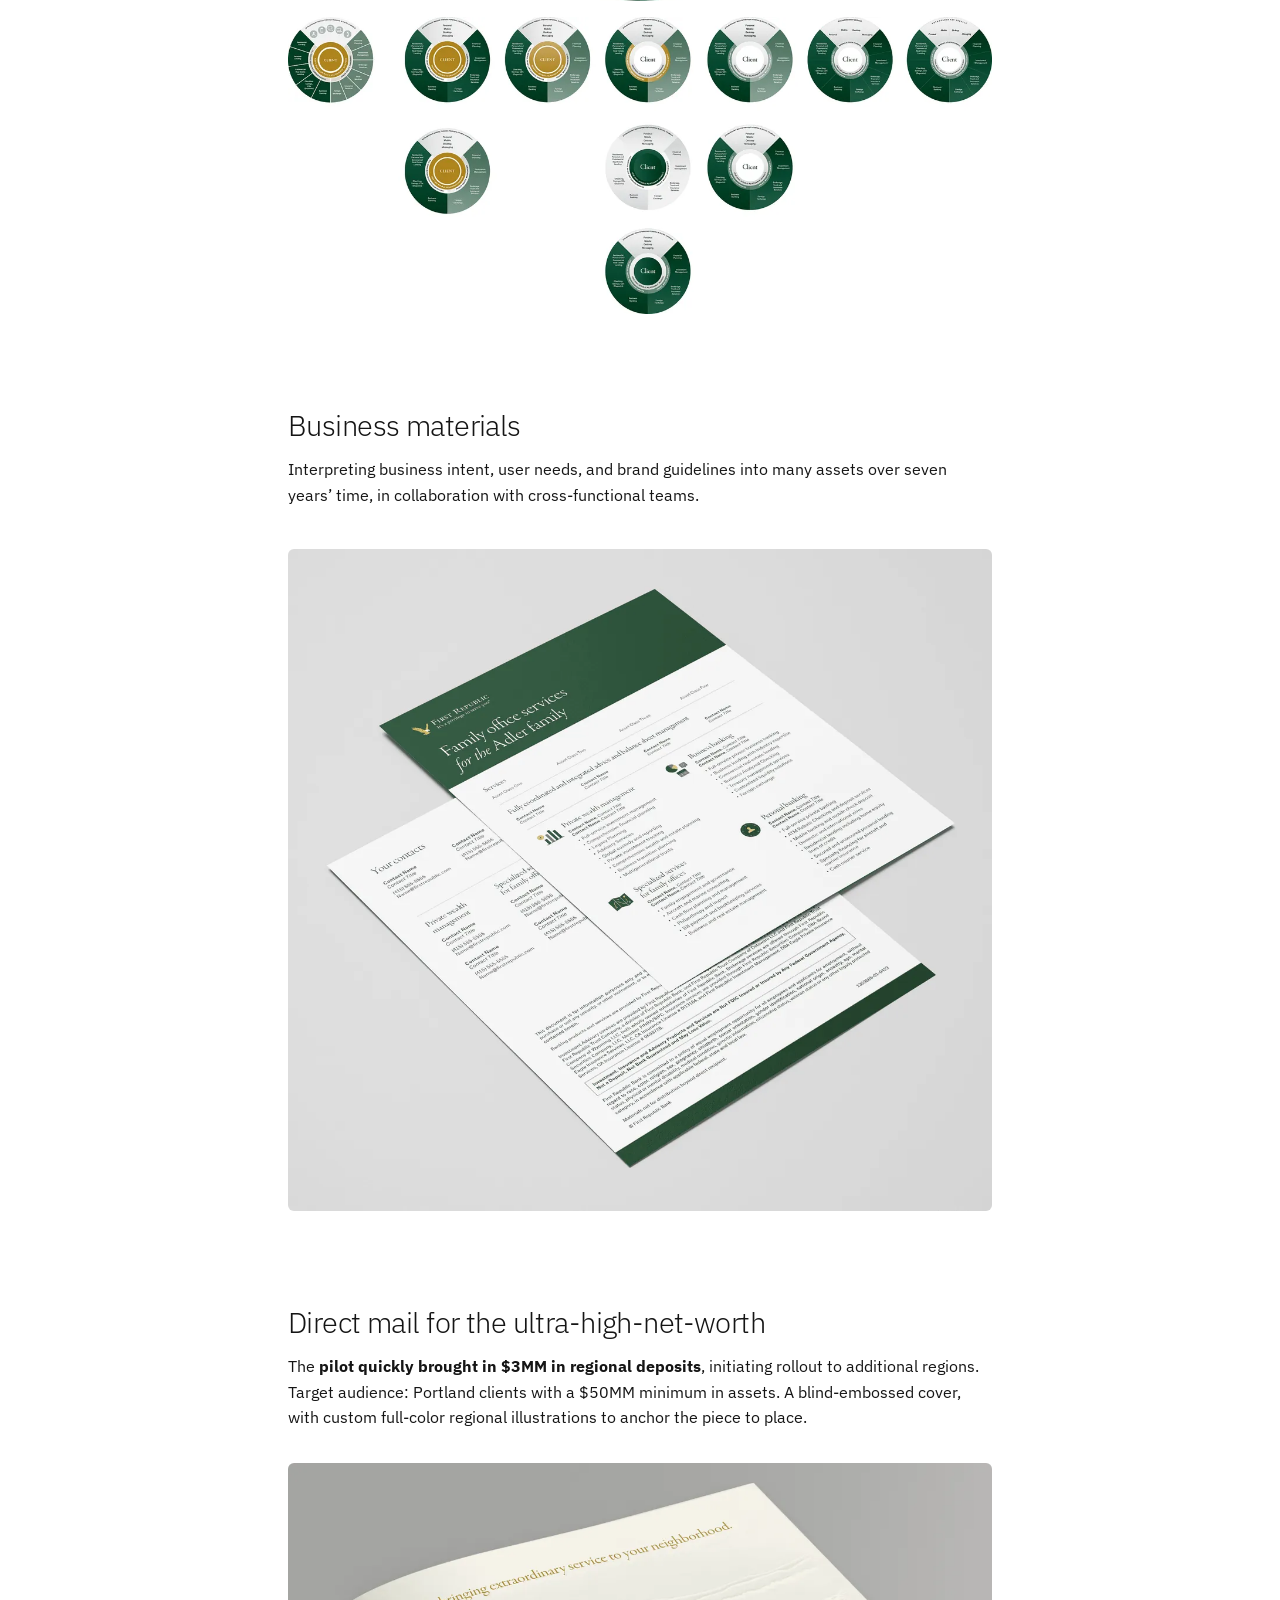
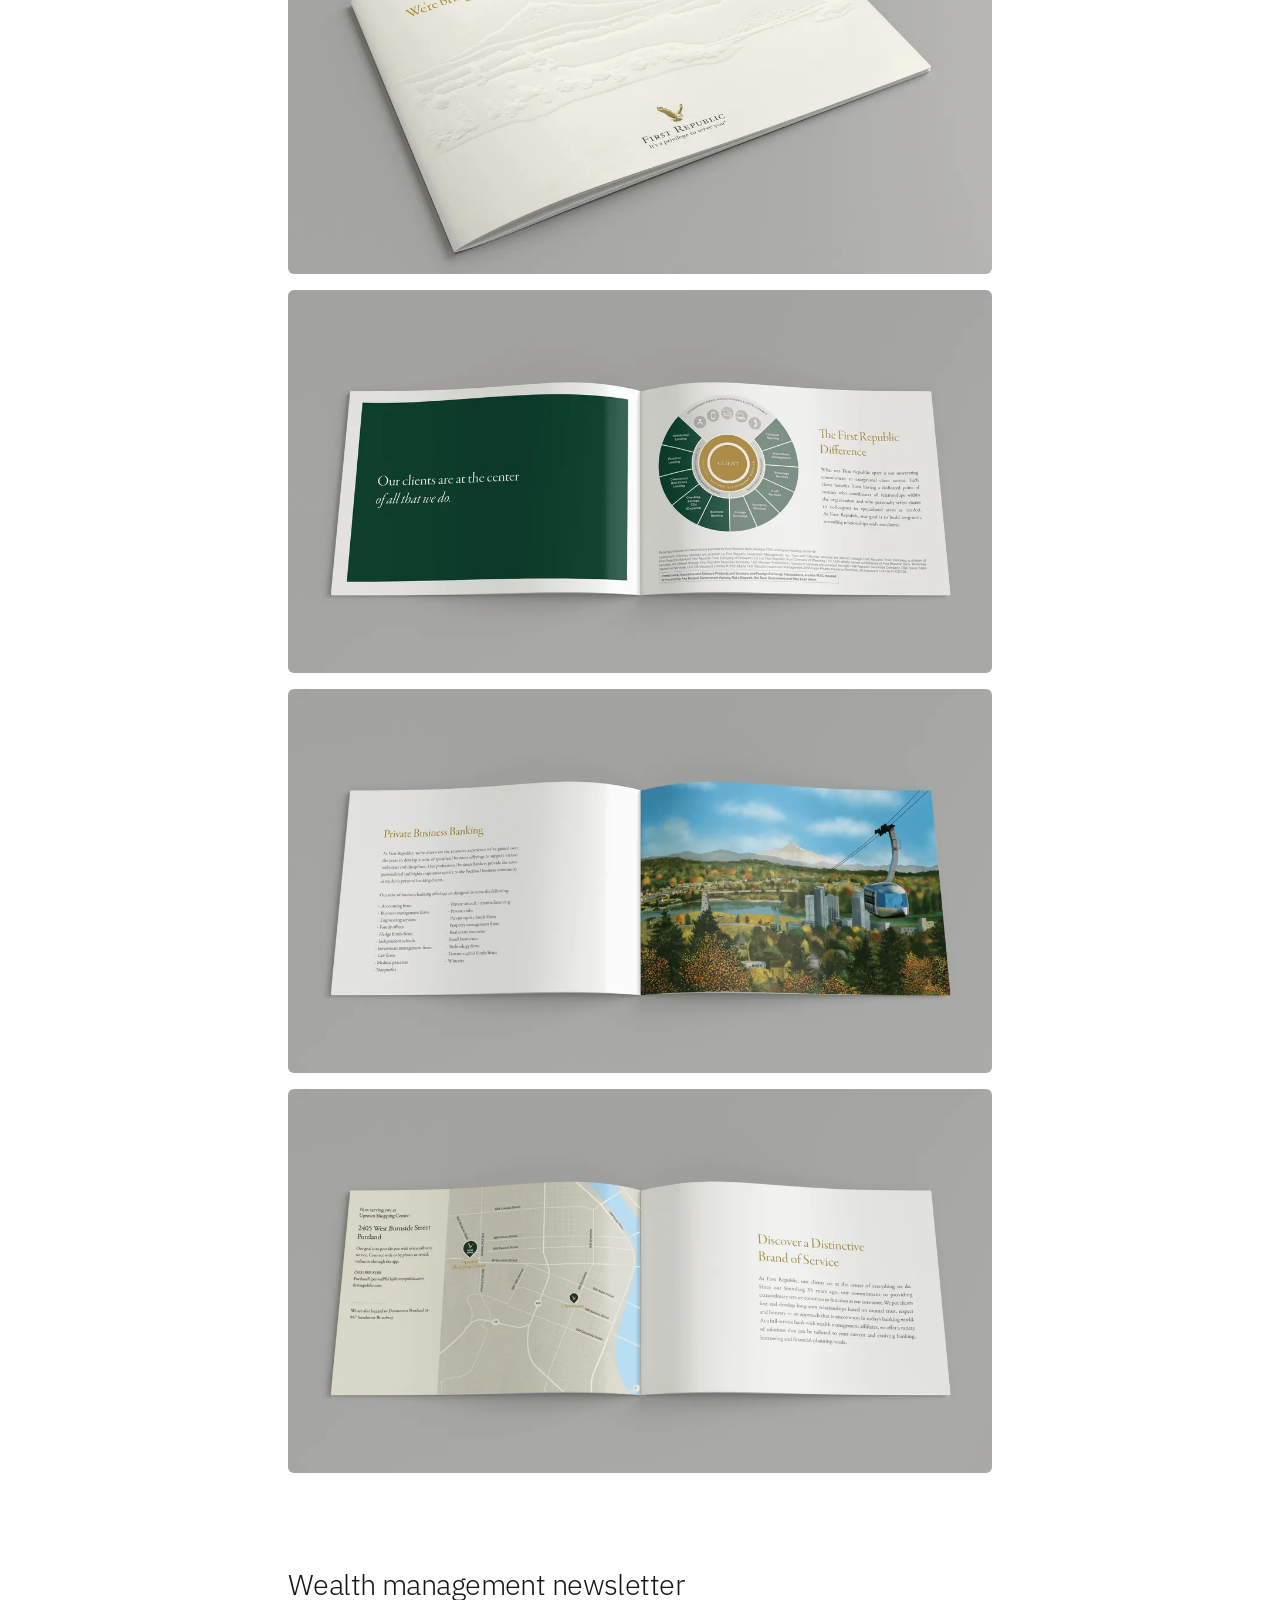
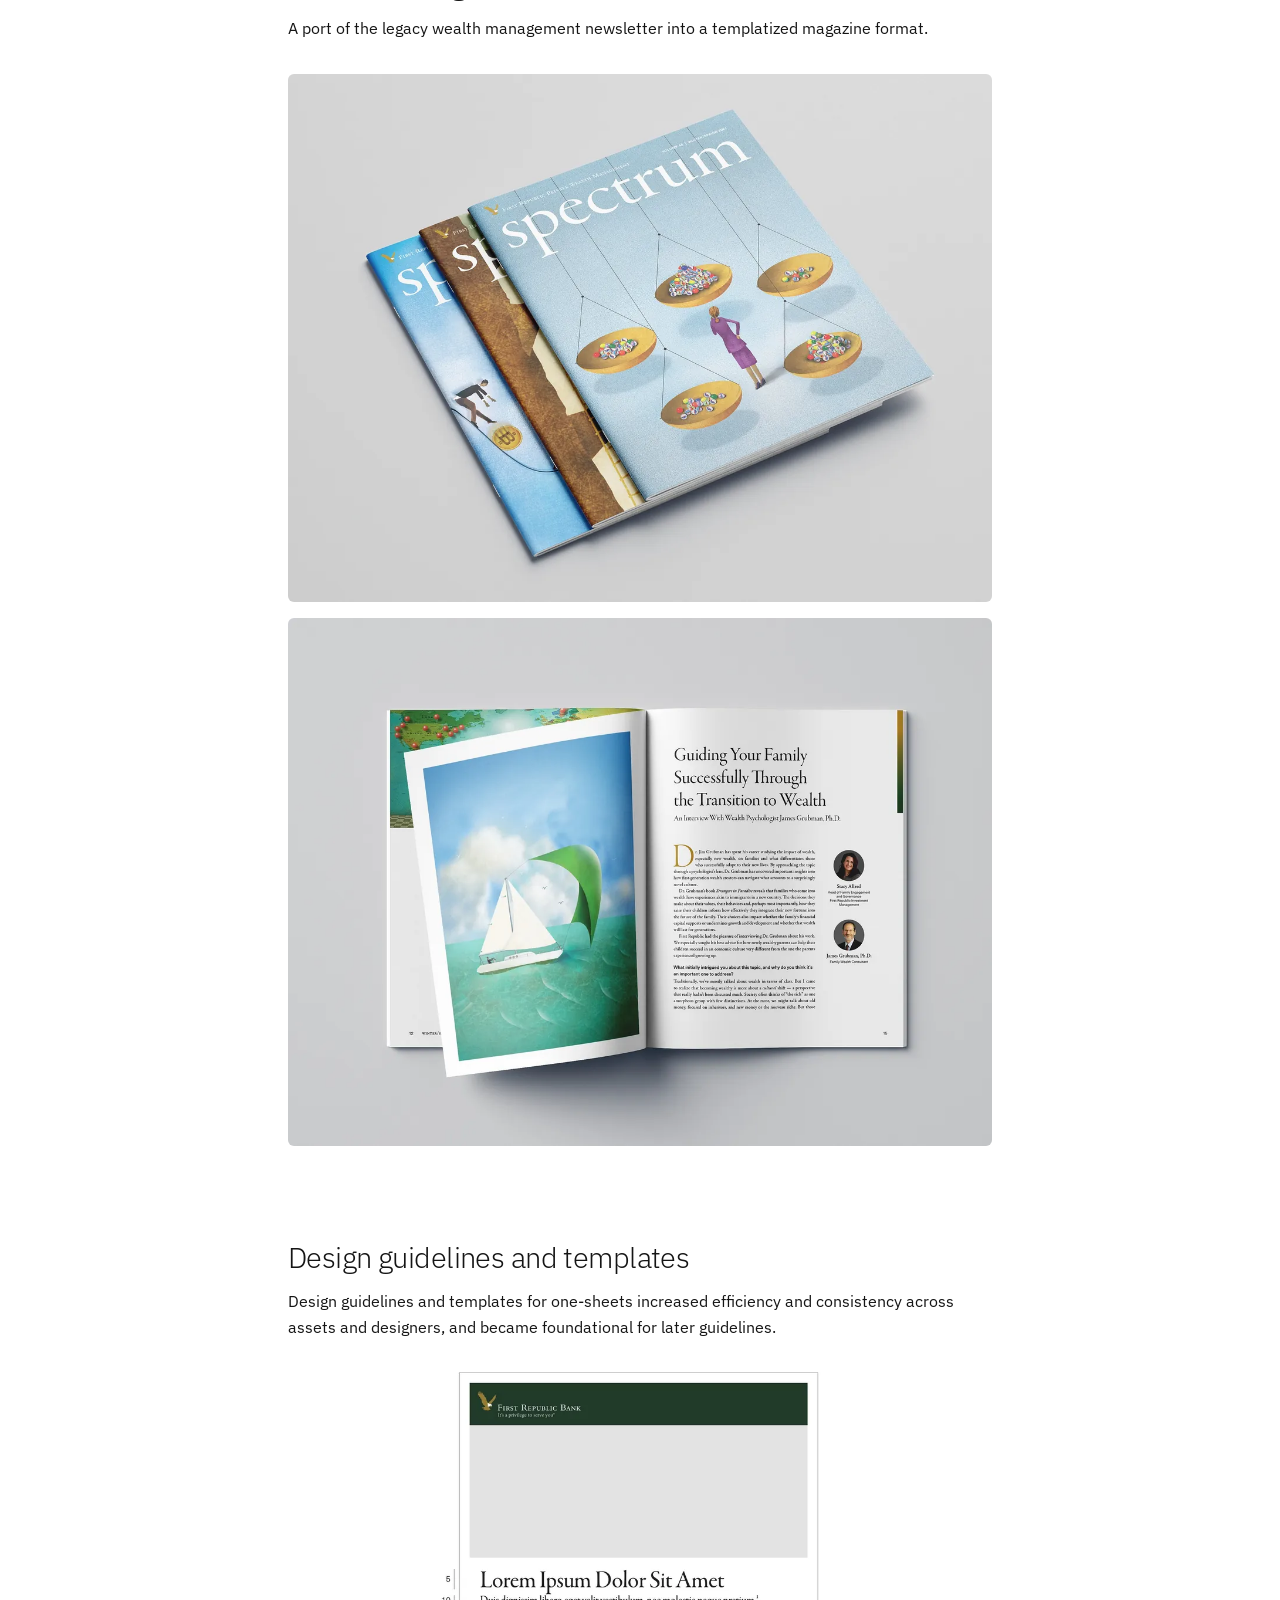
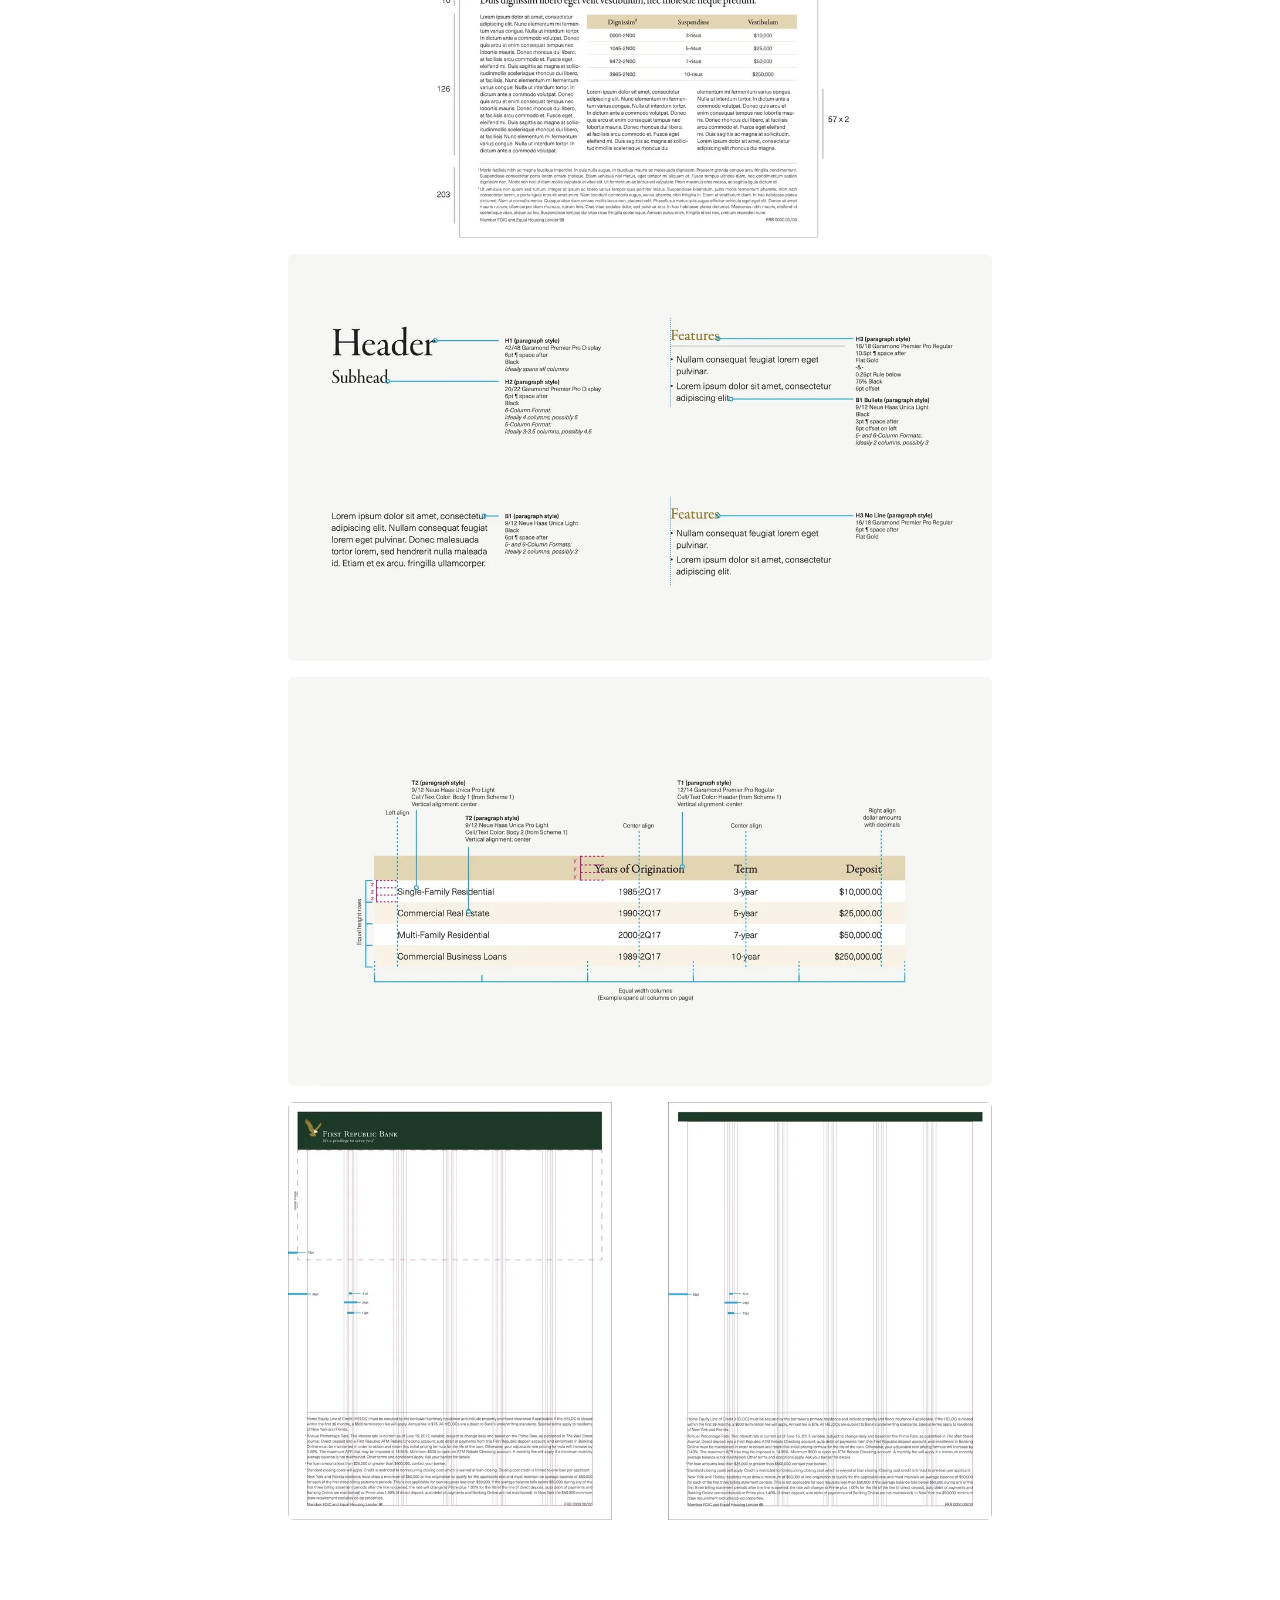
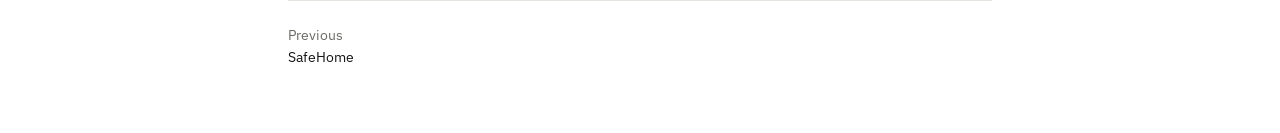
<file: work/first-republic-bank/index.html>
<!doctype html>
<html lang="en">
<head>
  <script async src="https://www.googletagmanager.com/gtag/js?id=G-506TQESWJM"></script>
  <script>
    window.dataLayer = window.dataLayer || [];
    function gtag(){dataLayer.push(arguments);}
    gtag('js', new Date());
    gtag('config', 'G-506TQESWJM');
  </script>
  <meta charset="utf-8">
  <meta name="viewport" content="width=device-width, initial-scale=1">
  <title>First Republic Bank — Micah Johnson</title>
  <meta name="description" content="Brand, campaign and business design for First Republic Bank&rsquo;s Private Wealth Management, New York region and company rebrand, 2018&ndash;2022.">
  <link rel="canonical" href="https://micahjohnson.co/work/first-republic-bank/">
  <meta property="og:type" content="article">
  <meta property="og:title" content="First Republic Bank — Micah Johnson">
  <meta property="og:description" content="550 projects supporting the Bank&rsquo;s 20% year-over-year growth, 2018&ndash;2022.">
  <meta property="og:url" content="https://micahjohnson.co/work/first-republic-bank/">
  <meta name="theme-color" content="#ffffff" media="(prefers-color-scheme: light)">
  <meta name="theme-color" content="#ffffff" media="(prefers-color-scheme: dark)">
  <link rel="icon" href="../../assets/favicon.svg" type="image/svg+xml">
  <link rel="preconnect" href="https://fonts.googleapis.com">
  <link rel="preconnect" href="https://fonts.gstatic.com" crossorigin>
  <link rel="stylesheet" href="https://fonts.googleapis.com/css2?family=IBM+Plex+Sans:ital,wght@0,200;0,300;0,400;0,500;0,600;1,400&display=swap">
  <link rel="stylesheet" href="../../styles.css?v=17">
</head>
<body class="page-white">
  <div class="wrap">
    <header class="site-header">
      <a class="name" href="../../">Micah Johnson</a>
      <button class="menu-toggle" type="button" aria-controls="site-nav" aria-expanded="false" aria-label="Open menu" hidden>
        <svg viewBox="0 0 20 20" width="20" height="20" aria-hidden="true" focusable="false"><path class="bars" d="M3 6h14M3 10h14M3 14h14"/><path class="close" d="M5 5l10 10M15 5L5 15"/></svg>
      </button>
      <nav id="site-nav" aria-label="Primary">
        <a href="../../#about">About</a>
        <a href="../../#contact">Contact</a>
        <a class="resume" href="../../assets/MicahJohnson_Resume.pdf" download>Resume <svg class="icon" viewBox="0 0 16 16" width="12" height="12" aria-hidden="true" focusable="false"><path d="M8 2v8m-3.5-3.5L8 10l3.5-3.5M3 13.5h10" fill="none" stroke="currentColor" stroke-width="1.5" stroke-linecap="round" stroke-linejoin="round"/></svg></a>
      </nav>
    </header>

    <main>
      <article>
        <h1>First Republic Bank</h1>
        <p class="lede subtitle">Brand, campaign and business design for a private bank during a period of rapid growth.</p>
        <dl class="meta">
          <dt>Years</dt><dd>2018&ndash;2022</dd>
          <dt>Role</dt><dd>Senior visual designer</dd>
          <dt>Supported</dt><dd>Private Wealth Management, New York region, and company rebranding</dd>
        </dl>

        <div class="prose">
          <figure class="wide">
            <img src="../../assets/first-republic-bank/cover.webp" width="1600" height="1049" alt="A First Republic Instagram post in the brand&rsquo;s serif type: &ldquo;Question: Can I transfer money or deposit a check without visiting a Preferred Banking Office?&rdquo;">
          </figure>

          <h2>Impact</h2>
          <p>Supported the Bank&rsquo;s <strong>20% year-over-year growth</strong> with <strong>550 projects from 2018&ndash;2022</strong>, for example:</p>
          <ul class="stats" aria-label="Impact">
            <li><strong>$3MM</strong> in regional deposits quickly generated on a pilot campaign, initiating broad rollout</li>
            <li><strong>10%</strong> brand awareness lift in New York, from a campaign with 470MM impressions during 2021&ndash;2022</li>
            <li><strong>7 teams</strong> with enhanced collaboration over seven years&rsquo; time</li>
          </ul>

          <h2>Creative workflow</h2>
          <p>The diagram below details the process of asset generation, from initial request to project archiving.</p>
          <figure class="wide">
            <a href="../../assets/first-republic-bank/workflow.webp" data-zoom data-zoom-radius="40" aria-label="Enlarge the creative workflow diagram"><img src="../../assets/first-republic-bank/workflow.webp" width="2000" height="824" loading="lazy" alt="Swimlane diagram across Marketing, Brand and Creative, Studio, and Design and Copy. Request initiated; concept development; concept outline; creative and brand review; marketing manager review; concept approval; design and wireframe; content and copy; copy inserted into design; first proof read; creative and brand review; marketing manager review; additional changes as necessary; marketing manager approval; final proof read; move to studio; compliance review; final approval; finalize files; deliver to vendor, sprint or process; files archived."></a>
          </figure>

          <h2>Brand awareness campaigns</h2>
          <p>The campaign generated a <strong>10% brand awareness lift</strong> in New York, with hundreds of iterations displayed over three years in Hudson Yards, Grand Central Station, and Chelsea Piers.</p>
          <div class="gallery stacked">
            <figure>
              <img src="../../assets/first-republic-bank/signage-new-york.webp" width="1200" height="700" loading="lazy" alt="A green First Republic LinkNYC street kiosk reading &ldquo;Everywhere you are,&rdquo; and a First Republic banner on a boat at Chelsea Piers.">
            </figure>
            <figure>
              <img src="../../assets/first-republic-bank/signage-hudson-yards.webp" width="1200" height="591" loading="lazy" alt="A lit display in Hudson Yards showing a client couple and the quote &ldquo;Banking with First Republic gives us time back to spend on our lives and our business.&rdquo;">
            </figure>
          </div>

          <h2>Proprietary typefaces</h2>
          <p>Developed in correspondence with type house Dalton Maag: complete type families, optimized for brand and digital finance.</p>
          <figure>
            <img src="../../assets/first-republic-bank/typefaces.webp" width="1600" height="1406" loading="lazy" alt="Lowercase alphabets set in the two proprietary typefaces, FR Atlas and FR Heritage, in white on dark green.">
          </figure>

          <h2>Digital advertising and social media</h2>
          <p>Design and animation for numerous campaigns across social media, retail digital signage, and digital advertising.</p>
          <figure>
            <video src="../../assets/first-republic-bank/digital-advertising.mp4" width="1400" height="840" autoplay muted loop playsinline preload="metadata" aria-label="Animated First Republic digital advertising and social media work."></video>
          </figure>

          <h2>Infographic evolution</h2>
          <p>Evolution, from left to right, to align a legacy infographic with the refreshed brand.</p>
          <div class="gallery stacked">
            <figure>
              <img src="../../assets/first-republic-bank/infographic.webp" width="1200" height="547" loading="lazy" alt="A circular infographic with &ldquo;Client&rdquo; at the center and &ldquo;Your First Republic relationship manager&rdquo; around it. Outer segments: personal and digital channels; private wealth management (financial planning, investment management, brokerage, trust and insurance, foreign exchange); and full-service private and business banking (real estate lending, deposits, business banking).">
            </figure>
            <figure>
              <img src="../../assets/first-republic-bank/infographic-evolution.webp" width="1200" height="506" loading="lazy" alt="A sequence of versions of the circular client infographic, moving from the legacy gold style toward the refreshed green brand.">
            </figure>
          </div>

          <h2>Business materials</h2>
          <p>Interpreting business intent, user needs, and brand guidelines into many assets over seven years&rsquo; time, in collaboration with cross-functional teams.</p>
          <figure>
            <img src="../../assets/first-republic-bank/collateral.webp" width="1200" height="1129" loading="lazy" alt="A printed one-sheet titled &ldquo;Family office services for the Adler family,&rdquo; with a dark green header band and gold accents.">
          </figure>

          <h2>Direct mail for the ultra-high-net-worth</h2>
          <p>The <strong>pilot quickly brought in $3MM in regional deposits</strong>, initiating rollout to additional regions. Target audience: Portland clients with a $50MM minimum in assets. A blind-embossed cover, with custom full-color regional illustrations to anchor the piece to place.</p>
          <div class="gallery stacked">
            <figure>
              <img src="../../assets/first-republic-bank/direct-mail-cover.webp" width="1200" height="700" loading="lazy" alt="The mailer&rsquo;s cream cover, blind embossed, reading &ldquo;We&rsquo;re bringing extraordinary service to your neighborhood.&rdquo;">
            </figure>
            <figure>
              <img src="../../assets/first-republic-bank/direct-mail-spread-1.webp" width="1200" height="654" loading="lazy" alt="A spread with &ldquo;Our clients are at the center of all that we do&rdquo; on dark green, facing the client-centered service wheel.">
            </figure>
            <figure>
              <img src="../../assets/first-republic-bank/direct-mail-spread-2.webp" width="1200" height="654" loading="lazy" alt="A spread with a full-color illustration of Portland, with the aerial tram and Mount Hood behind.">
            </figure>
            <figure>
              <img src="../../assets/first-republic-bank/direct-mail-spread-3.webp" width="1200" height="654" loading="lazy" alt="A spread with a map of downtown Portland marking the new office, facing &ldquo;Discover a distinctive brand of service.&rdquo;">
            </figure>
          </div>

          <h2>Wealth management newsletter</h2>
          <p>A port of the legacy wealth management newsletter into a templatized magazine format.</p>
          <div class="gallery stacked">
            <figure>
              <img src="../../assets/first-republic-bank/newsletter-covers.webp" width="1200" height="900" loading="lazy" alt="Three fanned covers of Spectrum, the wealth management magazine, each with a conceptual illustration.">
            </figure>
            <figure>
              <img src="../../assets/first-republic-bank/newsletter-spread.webp" width="1200" height="900" loading="lazy" alt="An open Spectrum spread: an illustration of a sailboat facing an article titled &ldquo;Guiding Your Family Successfully Through the Transition to Wealth.&rdquo;">
            </figure>
          </div>

          <h2>Design guidelines and templates</h2>
          <p>Design guidelines and templates for one-sheets increased efficiency and consistency across assets and designers, and became foundational for later guidelines.</p>
          <div class="gallery stacked">
            <figure>
              <img src="../../assets/first-republic-bank/guidelines-one-sheet.webp" width="1200" height="794" loading="lazy" alt="An annotated one-sheet template with header, title, rate table and body text areas marked.">
            </figure>
            <figure>
              <img src="../../assets/first-republic-bank/guidelines-type.webp" width="1200" height="694" loading="lazy" alt="Guideline page annotating header, subhead and feature text styles.">
            </figure>
            <figure>
              <img src="../../assets/first-republic-bank/guidelines-table.webp" width="1200" height="696" loading="lazy" alt="Guideline page annotating a rate table&rsquo;s column widths, rules and type styles.">
            </figure>
            <figure>
              <img src="../../assets/first-republic-bank/guidelines-grid.webp" width="1200" height="714" loading="lazy" alt="Guideline page showing the column grid and margins for a two-page layout.">
            </figure>
          </div>
        </div>

        <nav class="pager" aria-label="More work">
          <a class="prev" href="../safehome/"><span>Previous</span>SafeHome</a>
        </nav>
      </article>
    </main>
  </div>
  <script src="../../assets/menu.js"></script>
  <script src="../../assets/zoom.js"></script>
</body>
</html>
</file>
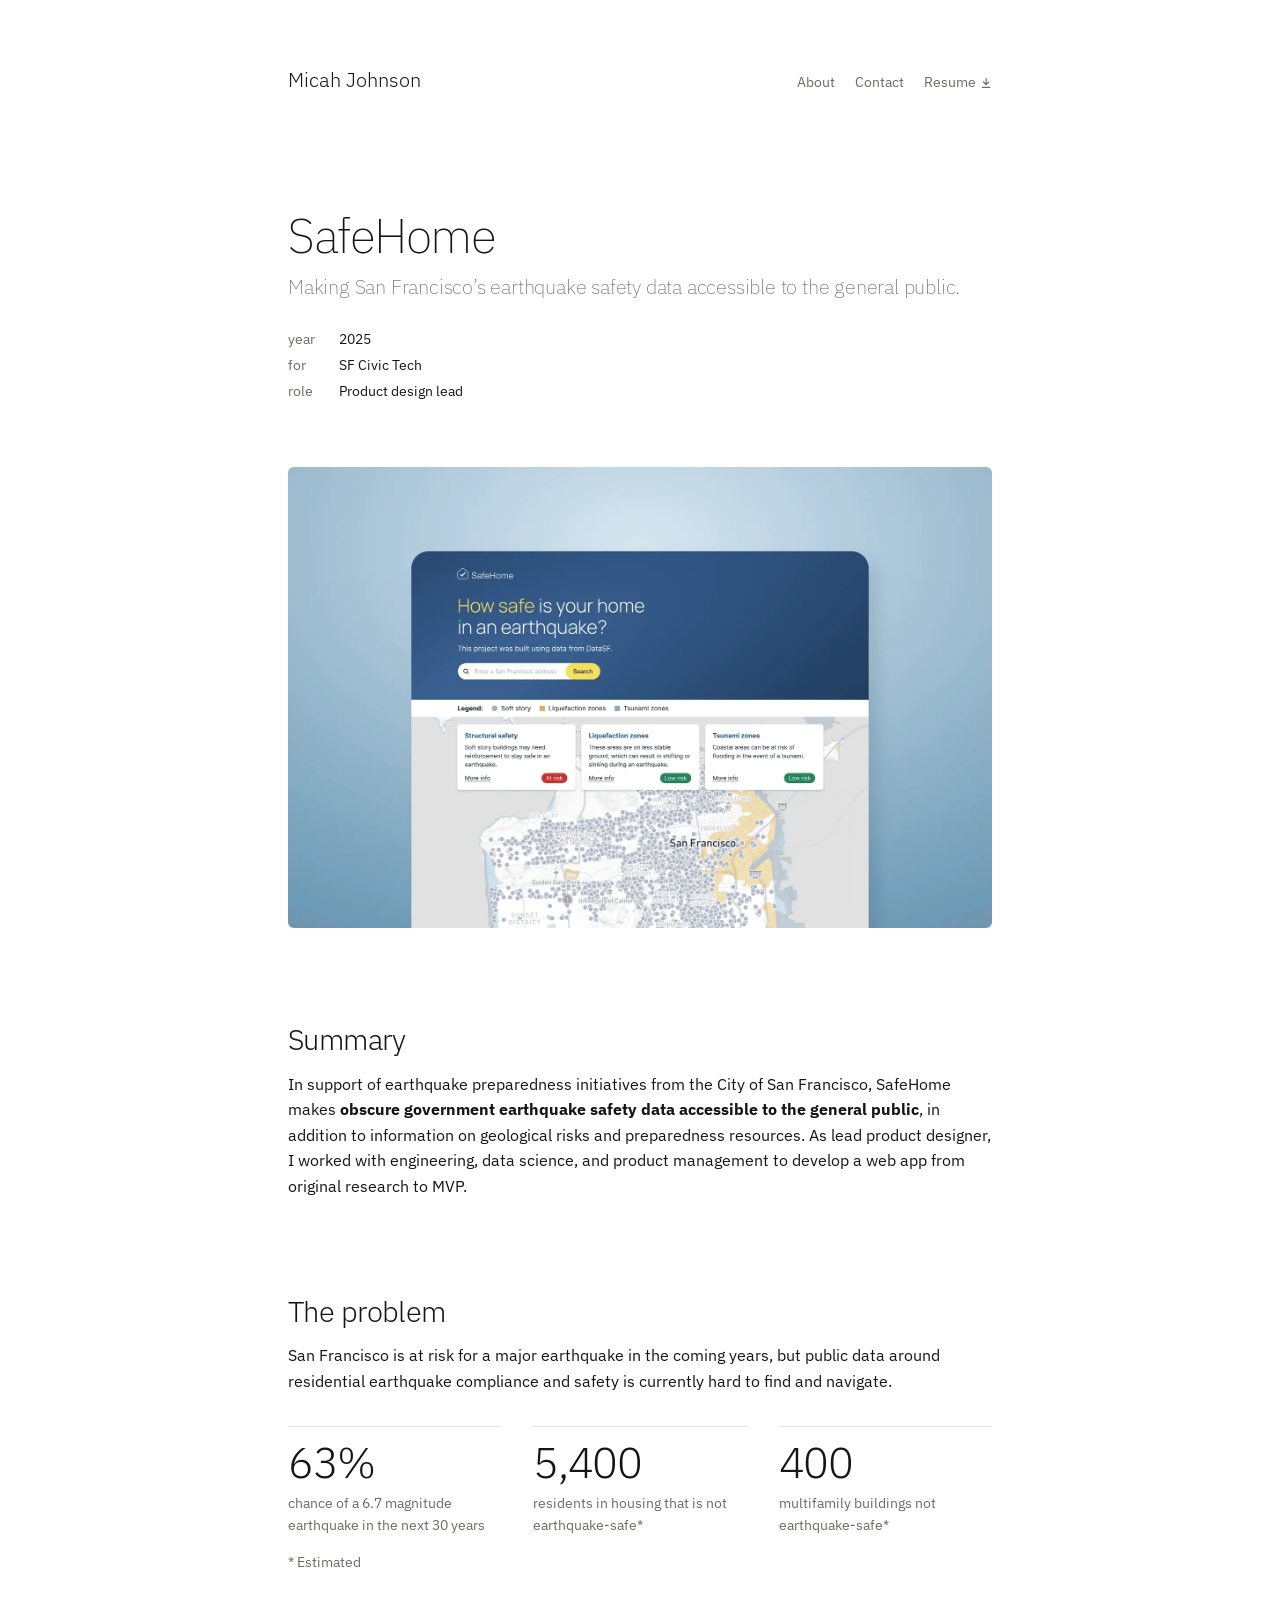
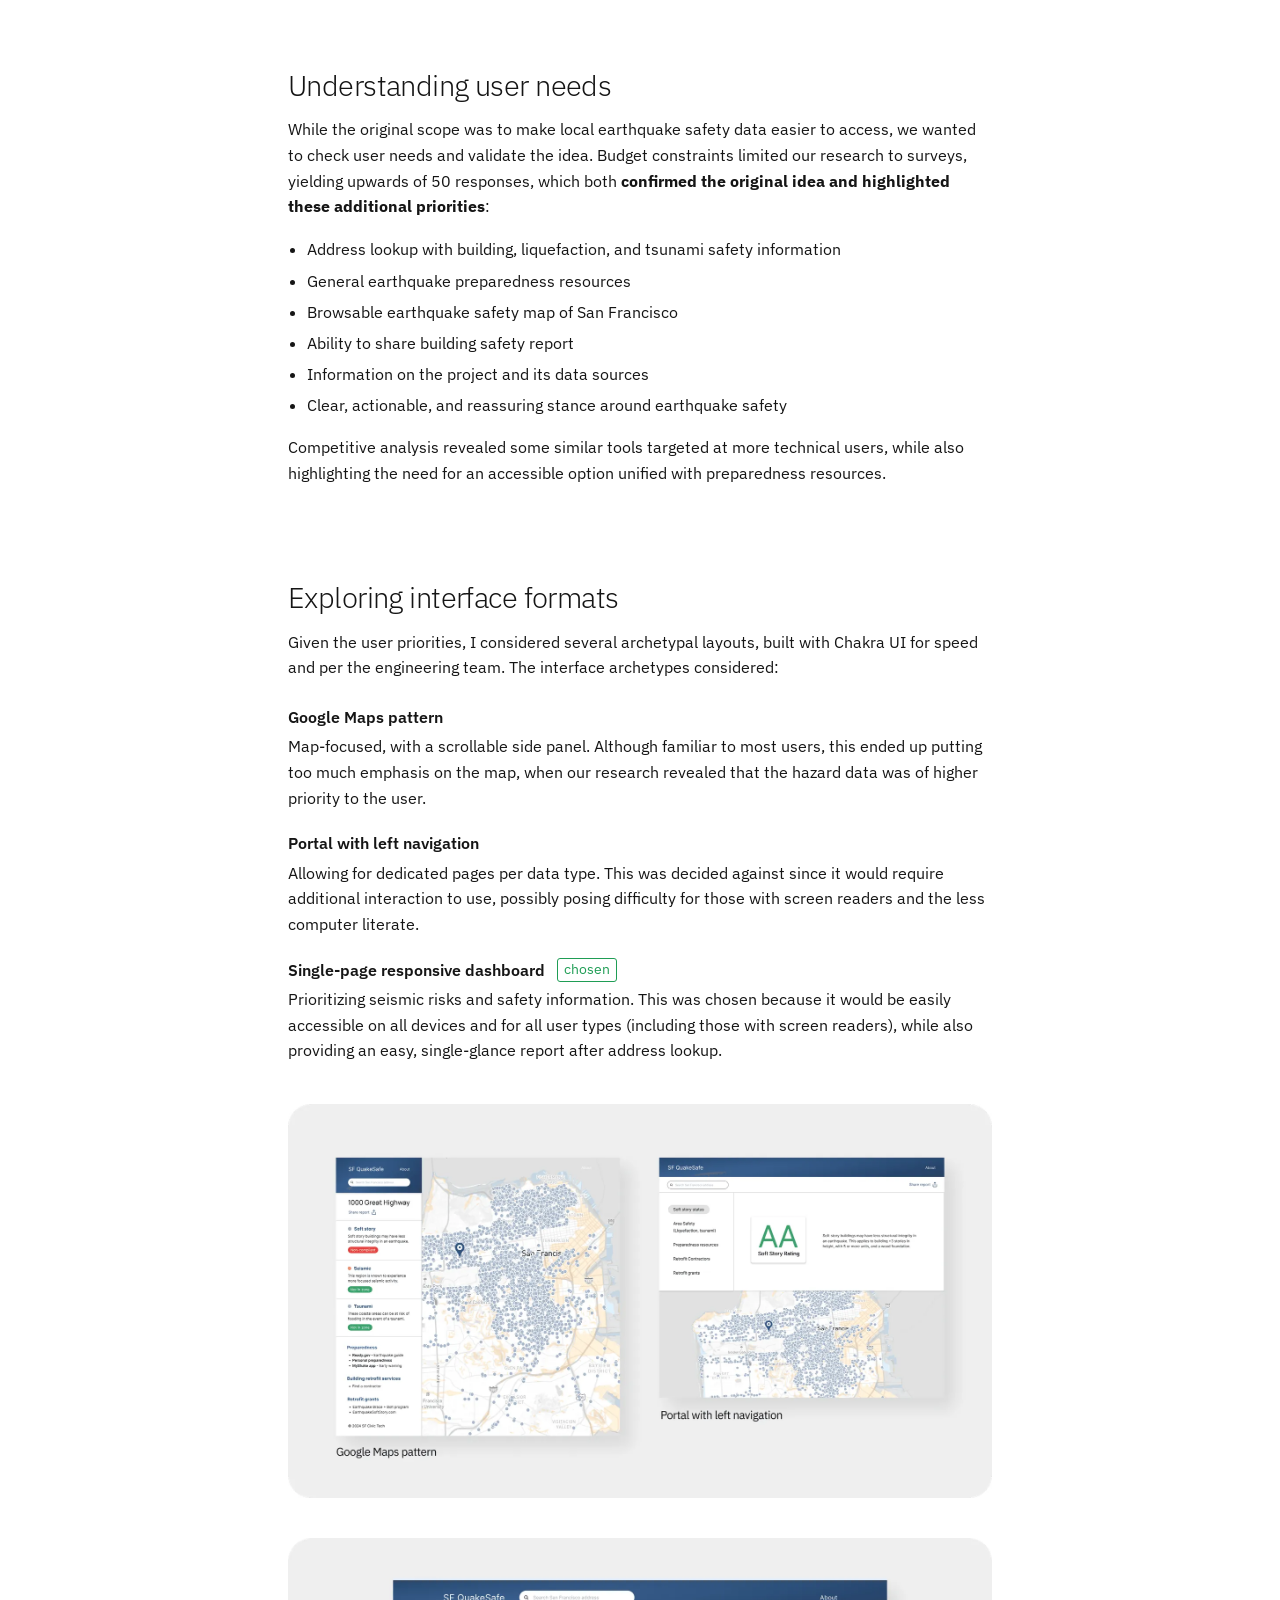
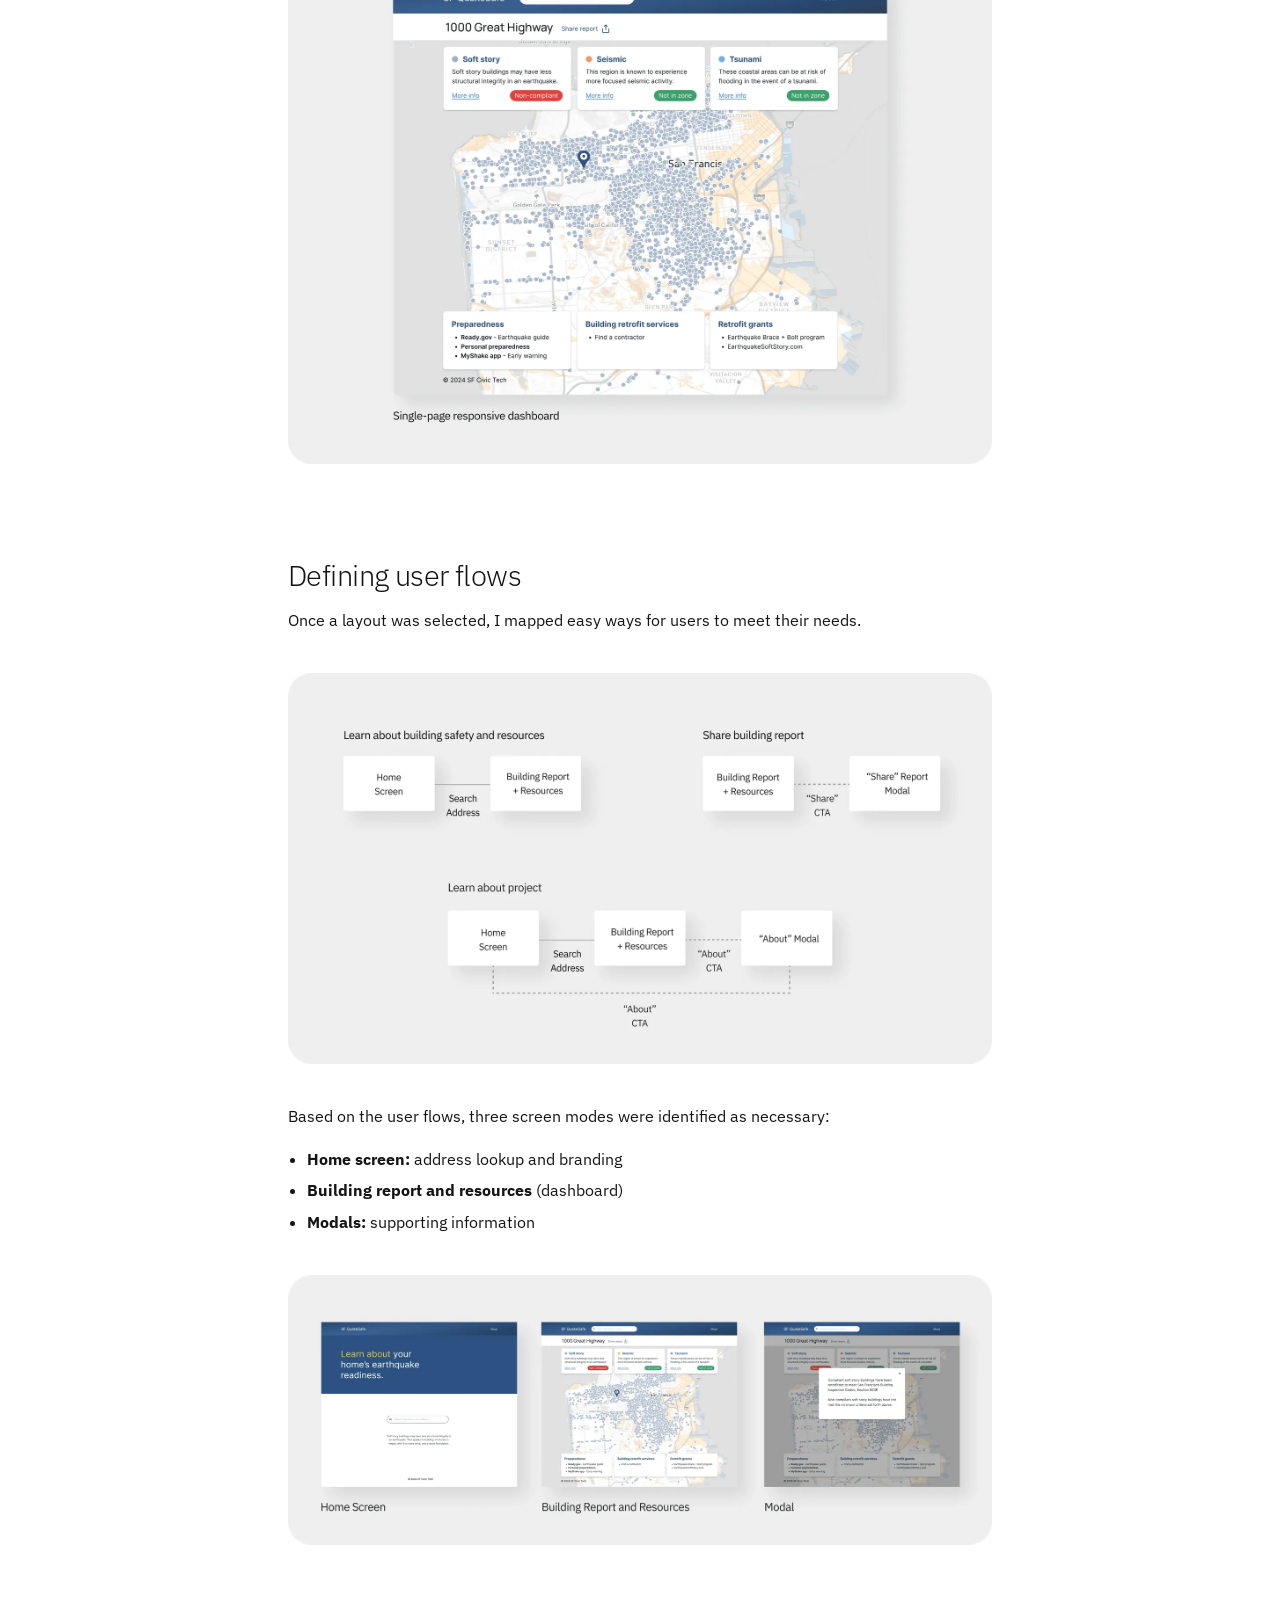
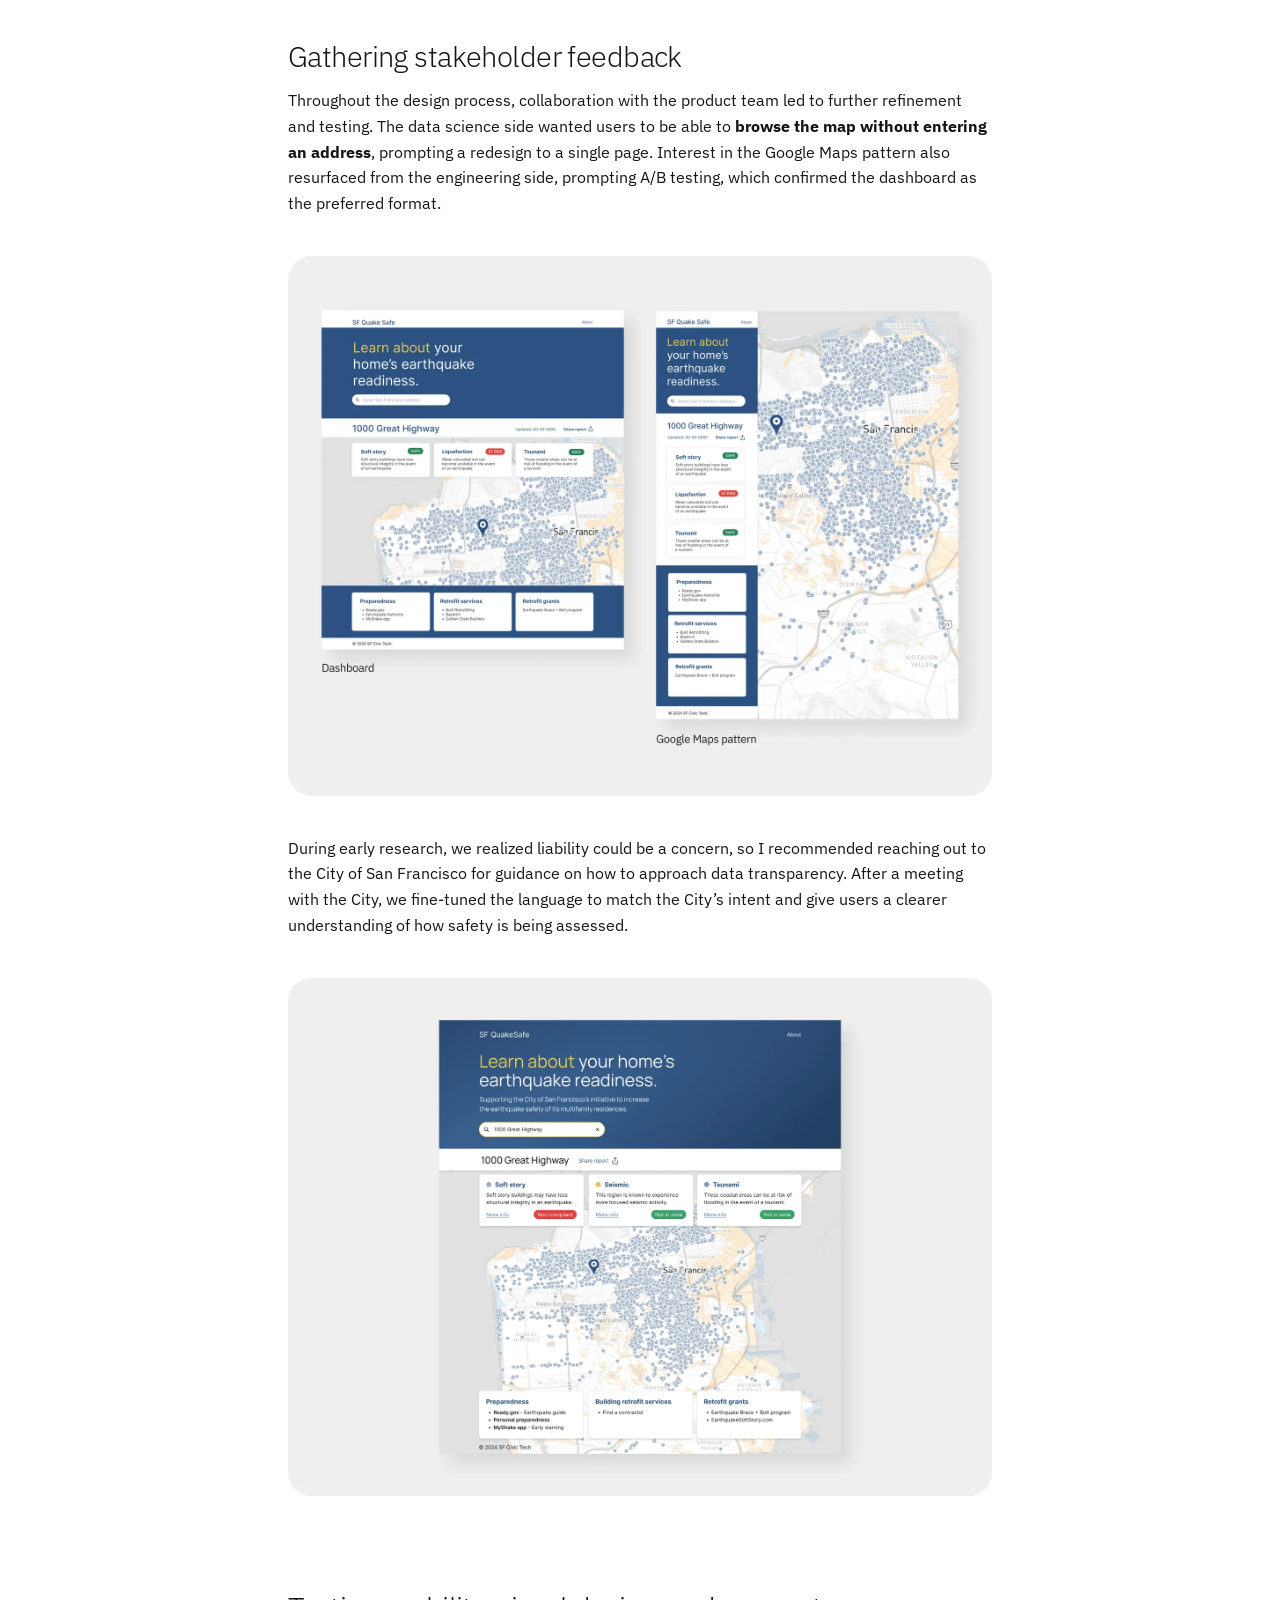
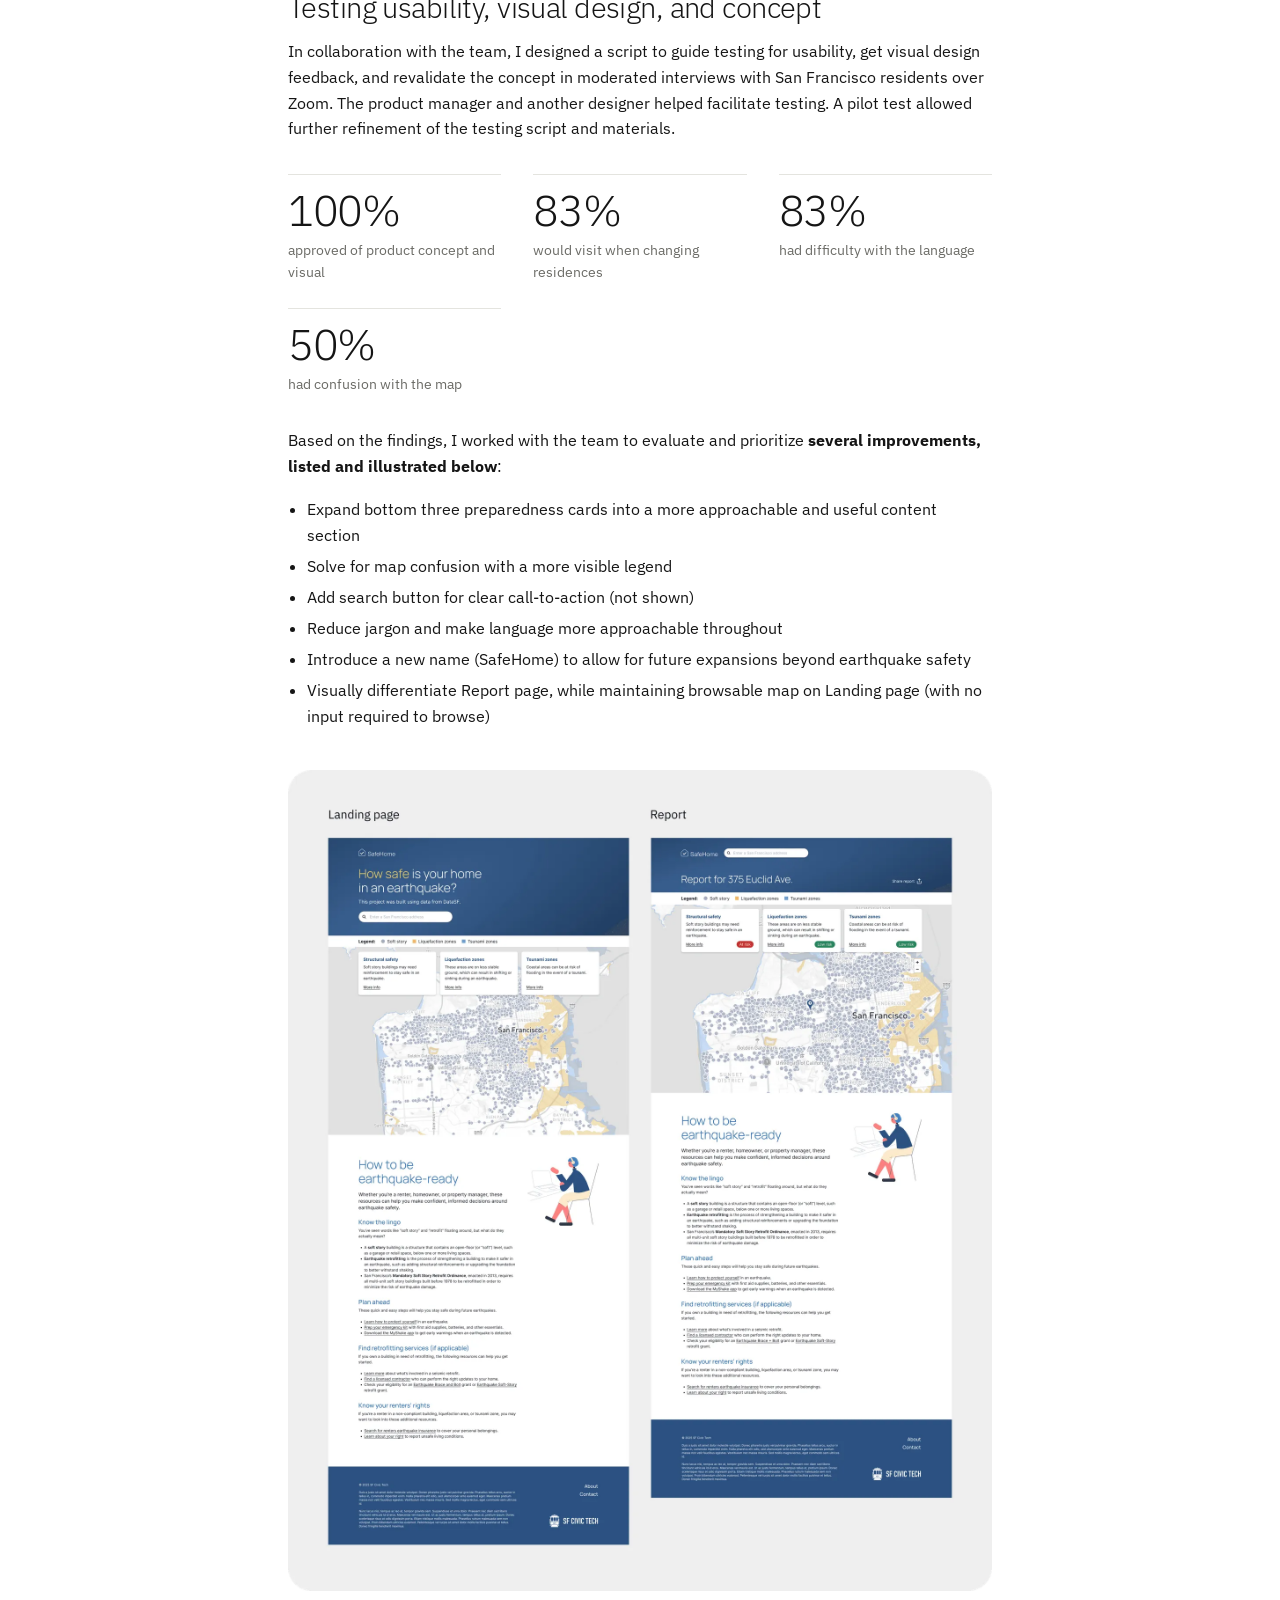
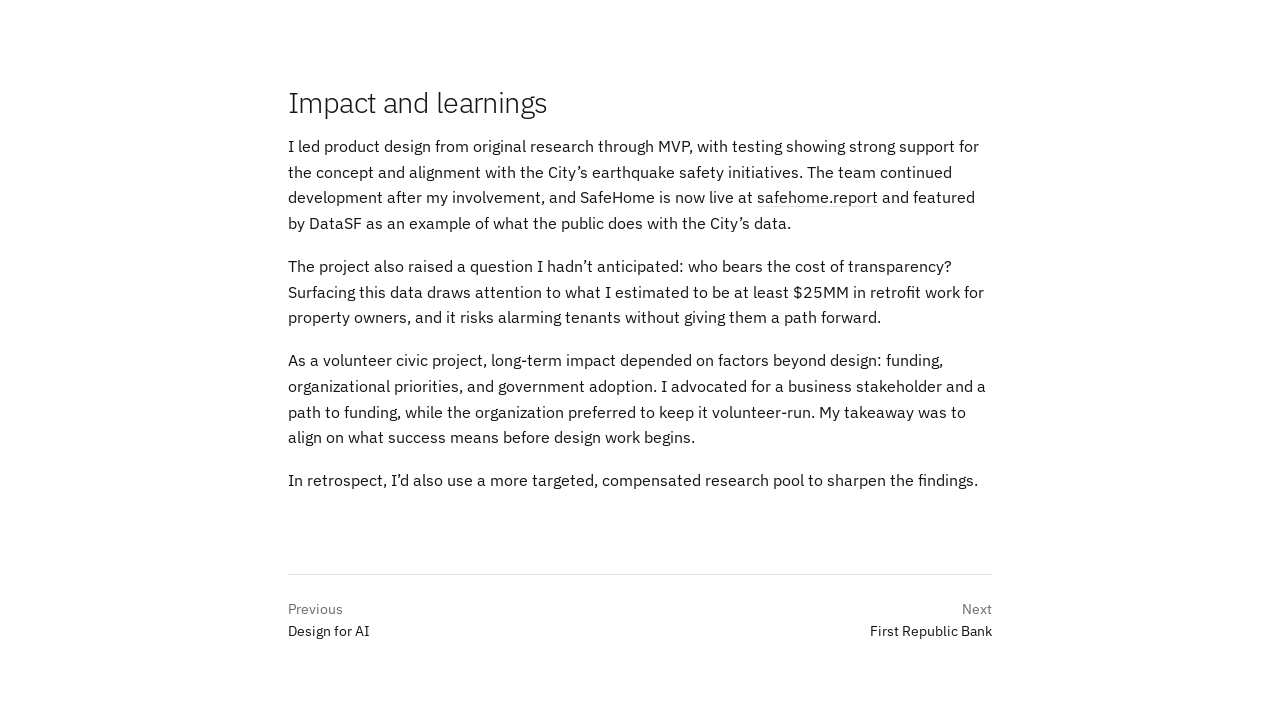
<file: work/safehome/index.html>
<!doctype html>
<html lang="en">
<head>
  <script async src="https://www.googletagmanager.com/gtag/js?id=G-506TQESWJM"></script>
  <script>
    window.dataLayer = window.dataLayer || [];
    function gtag(){dataLayer.push(arguments);}
    gtag('js', new Date());
    gtag('config', 'G-506TQESWJM');
  </script>
  <meta charset="utf-8">
  <meta name="viewport" content="width=device-width, initial-scale=1">
  <title>SafeHome — Micah Johnson</title>
  <meta name="description" content="A web app that makes San Francisco&rsquo;s earthquake safety data accessible to the general public, designed from original research to MVP with SF Civic Tech.">
  <link rel="canonical" href="https://micahjohnson.co/work/safehome/">
  <meta property="og:type" content="article">
  <meta property="og:title" content="SafeHome — Micah Johnson">
  <meta property="og:description" content="Making San Francisco&rsquo;s earthquake safety data accessible to the general public.">
  <meta property="og:url" content="https://micahjohnson.co/work/safehome/">
  <meta name="theme-color" content="#ffffff" media="(prefers-color-scheme: light)">
  <meta name="theme-color" content="#111110" media="(prefers-color-scheme: dark)">
  <link rel="icon" href="../../assets/favicon.svg" type="image/svg+xml">
  <link rel="preconnect" href="https://fonts.googleapis.com">
  <link rel="preconnect" href="https://fonts.gstatic.com" crossorigin>
  <link rel="stylesheet" href="https://fonts.googleapis.com/css2?family=IBM+Plex+Sans:ital,wght@0,200;0,300;0,400;0,500;0,600;1,400&display=swap">
  <link rel="stylesheet" href="../../styles.css?v=17">
</head>
<body class="page-white">
  <div class="wrap">
    <header class="site-header">
      <a class="name" href="../../">Micah Johnson</a>
      <button class="menu-toggle" type="button" aria-controls="site-nav" aria-expanded="false" aria-label="Open menu" hidden>
        <svg viewBox="0 0 20 20" width="20" height="20" aria-hidden="true" focusable="false"><path class="bars" d="M3 6h14M3 10h14M3 14h14"/><path class="close" d="M5 5l10 10M15 5L5 15"/></svg>
      </button>
      <nav id="site-nav" aria-label="Primary">
        <a href="../../#about">About</a>
        <a href="../../#contact">Contact</a>
        <a class="resume" href="../../assets/MicahJohnson_Resume.pdf" download>Resume <svg class="icon" viewBox="0 0 16 16" width="12" height="12" aria-hidden="true" focusable="false"><path d="M8 2v8m-3.5-3.5L8 10l3.5-3.5M3 13.5h10" fill="none" stroke="currentColor" stroke-width="1.5" stroke-linecap="round" stroke-linejoin="round"/></svg></a>
      </nav>
    </header>

    <main>
      <article>
        <h1>SafeHome</h1>
        <p class="lede subtitle">Making San Francisco&rsquo;s earthquake safety data accessible to the general public.</p>
        <dl class="meta">
          <dt>Year</dt><dd>2025</dd>
          <dt>For</dt><dd>SF Civic Tech</dd>
          <dt>Role</dt><dd>Product design lead</dd>
        </dl>

        <div class="prose">
          <figure class="wide">
            <img src="../../assets/safehome/cover.webp" width="1600" height="1049" alt="The SafeHome web app on a laptop: a blue header asking &ldquo;How safe is your home in an earthquake?&rdquo; with an address search, above a map of San Francisco and hazard cards.">
          </figure>

          <h2>Summary</h2>
          <p>In support of earthquake preparedness initiatives from the City of San Francisco, SafeHome makes <strong>obscure government earthquake safety data accessible to the general public</strong>, in addition to information on geological risks and preparedness resources. As lead product designer, I worked with engineering, data science, and product management to develop a web app from original research to MVP.</p>

          <h2>The problem</h2>
          <p>San Francisco is at risk for a major earthquake in the coming years, but public data around residential earthquake compliance and safety is currently hard to find and navigate.</p>
          <ul class="stats" aria-label="San Francisco earthquake risk">
            <li><strong>63%</strong> chance of a 6.7 magnitude earthquake in the next 30 years</li>
            <li><strong>5,400</strong> residents in housing that is not earthquake-safe*</li>
            <li><strong>400</strong> multifamily buildings not earthquake-safe*</li>
          </ul>
          <p class="note">* Estimated</p>

          <h2>Understanding user needs</h2>
          <p>While the original scope was to make local earthquake safety data easier to access, we wanted to check user needs and validate the idea. Budget constraints limited our research to surveys, yielding upwards of 50 responses, which both <strong>confirmed the original idea and highlighted these additional priorities</strong>:</p>
          <ul>
            <li>Address lookup with building, liquefaction, and tsunami safety information</li>
            <li>General earthquake preparedness resources</li>
            <li>Browsable earthquake safety map of San Francisco</li>
            <li>Ability to share building safety report</li>
            <li>Information on the project and its data sources</li>
            <li>Clear, actionable, and reassuring stance around earthquake safety</li>
          </ul>
          <p>Competitive analysis revealed some similar tools targeted at more technical users, while also highlighting the need for an accessible option unified with preparedness resources.</p>

          <h2>Exploring interface formats</h2>
          <p>Given the user priorities, I considered several archetypal layouts, built with Chakra UI for speed and per the engineering team. The interface archetypes considered:</p>
          <dl class="options">
            <dt>Google Maps pattern</dt>
            <dd>Map-focused, with a scrollable side panel. Although familiar to most users, this ended up putting too much emphasis on the map, when our research revealed that the hazard data was of higher priority to the user.</dd>
            <dt>Portal with left navigation</dt>
            <dd>Allowing for dedicated pages per data type. This was decided against since it would require additional interaction to use, possibly posing difficulty for those with screen readers and the less computer literate.</dd>
            <dt>Single-page responsive dashboard <span class="chosen">Chosen</span></dt>
            <dd>Prioritizing seismic risks and safety information. This was chosen because it would be easily accessible on all devices and for all user types (including those with screen readers), while also providing an easy, single-glance report after address lookup.</dd>
          </dl>
          <figure class="wide">
            <img src="../../assets/safehome/archetypes-rejected.webp" width="1600" height="895" loading="lazy" alt="Two early layouts: a Google Maps pattern with a map and a scrollable side panel of hazard details, and a portal with left navigation giving each data type its own page.">
          </figure>
          <figure class="wide">
            <img src="../../assets/safehome/archetypes-dashboard.webp" width="1600" height="1197" loading="lazy" alt="The single-page responsive dashboard: an address at the top, three hazard cards for soft story, seismic and tsunami risk, a map of San Francisco, and cards for preparedness, retrofit services and retrofit grants.">
          </figure>

          <h2>Defining user flows</h2>
          <p>Once a layout was selected, I mapped easy ways for users to meet their needs.</p>
          <figure class="wide">
            <img src="../../assets/safehome/user-flows.webp" width="1600" height="888" loading="lazy" alt="Three user flows. Learn about building safety and resources: Home Screen, search address, Building Report and Resources. Share building report: Building Report and Resources, Share call to action, Share Report modal. Learn about project: Home Screen or Building Report, About call to action, About modal.">
          </figure>
          <p>Based on the user flows, three screen modes were identified as necessary:</p>
          <ul>
            <li><strong>Home screen:</strong> address lookup and branding</li>
            <li><strong>Building report and resources</strong> (dashboard)</li>
            <li><strong>Modals:</strong> supporting information</li>
          </ul>
          <figure class="wide">
            <img src="../../assets/safehome/screen-modes.webp" width="1600" height="613" loading="lazy" alt="Wireframes of the three screen modes side by side: the home screen with address search, the building report and resources dashboard, and a modal over the dashboard.">
          </figure>

          <h2>Gathering stakeholder feedback</h2>
          <p>Throughout the design process, collaboration with the product team led to further refinement and testing. The data science side wanted users to be able to <strong>browse the map without entering an address</strong>, prompting a redesign to a single page. Interest in the Google Maps pattern also resurfaced from the engineering side, prompting A/B testing, which confirmed the dashboard as the preferred format.</p>
          <figure class="wide">
            <img src="../../assets/safehome/stakeholder-redesign.webp" width="1600" height="1226" loading="lazy" alt="The A/B test designs: the dashboard layout with a &ldquo;Learn about your home&rsquo;s earthquake readiness&rdquo; header and browsable map, next to a Google Maps pattern version with the hazard cards stacked in a side panel.">
          </figure>
          <p>During early research, we realized liability could be a concern, so I recommended reaching out to the City of San Francisco for guidance on how to approach data transparency. After a meeting with the City, we fine-tuned the language to match the City&rsquo;s intent and give users a clearer understanding of how safety is being assessed.</p>
          <figure class="wide">
            <img src="../../assets/safehome/city-language.webp" width="1600" height="1177" loading="lazy" alt="The dashboard after the City meeting, headed &ldquo;Learn about your home&rsquo;s earthquake readiness. Supporting the City of San Francisco&rsquo;s initiative to increase the earthquake safety of its multifamily residences.&rdquo; Hazard cards label an address as non-compliant for soft story and not in the seismic or tsunami zones.">
          </figure>

          <h2>Testing usability, visual design, and concept</h2>
          <p>In collaboration with the team, I designed a script to guide testing for usability, get visual design feedback, and revalidate the concept in moderated interviews with San Francisco residents over Zoom. The product manager and another designer helped facilitate testing. A pilot test allowed further refinement of the testing script and materials.</p>
          <ul class="stats" aria-label="Select user testing findings">
            <li><strong>100%</strong> approved of product concept and visual</li>
            <li><strong>83%</strong> would visit when changing residences</li>
            <li><strong>83%</strong> had difficulty with the language</li>
            <li><strong>50%</strong> had confusion with the map</li>
          </ul>
          <p>Based on the findings, I worked with the team to evaluate and prioritize <strong>several improvements, listed and illustrated below</strong>:</p>
          <ul>
            <li>Expand bottom three preparedness cards into a more approachable and useful content section</li>
            <li>Solve for map confusion with a more visible legend</li>
            <li>Add search button for clear call-to-action (not shown)</li>
            <li>Reduce jargon and make language more approachable throughout</li>
            <li>Introduce a new name (SafeHome) to allow for future expansions beyond earthquake safety</li>
            <li>Visually differentiate Report page, while maintaining browsable map on Landing page (with no input required to browse)</li>
          </ul>
          <figure class="wide">
            <img src="../../assets/safehome/improvements.webp" width="1600" height="1866" loading="lazy" alt="Final SafeHome designs. The landing page asks &ldquo;How safe is your home in an earthquake?&rdquo; with a map legend for soft story, liquefaction zones and tsunami zones. The report page for 375 Euclid Ave. shows risk badges. Both end with a &ldquo;How to be earthquake-ready&rdquo; section covering the lingo, planning ahead, retrofitting services and renters&rsquo; rights.">
          </figure>

          <h2>Impact and learnings</h2>
          <p>I led product design from original research through MVP, with testing showing strong support for the concept and alignment with the City&rsquo;s earthquake safety initiatives. The team continued development after my involvement, and SafeHome is now live at <a href="https://www.safehome.report/">safehome.report</a> and featured by DataSF as an example of what the public does with the City&rsquo;s data.</p>
          <p>The project also raised a question I hadn&rsquo;t anticipated: who bears the cost of transparency? Surfacing this data draws attention to what I estimated to be at least $25MM in retrofit work for property owners, and it risks alarming tenants without giving them a path forward.</p>
          <p>As a volunteer civic project, long-term impact depended on factors beyond design: funding, organizational priorities, and government adoption. I advocated for a business stakeholder and a path to funding, while the organization preferred to keep it volunteer-run. My takeaway was to align on what success means before design work begins.</p>
          <p>In retrospect, I&rsquo;d also use a more targeted, compensated research pool to sharpen the findings.</p>
        </div>

        <nav class="pager" aria-label="More work">
          <a class="prev" href="../design-for-ai/"><span>Previous</span>Design for AI</a>
          <a class="next" href="../first-republic-bank/"><span>Next</span>First Republic Bank</a>
        </nav>
      </article>
    </main>
  </div>
  <script src="../../assets/menu.js"></script>
</body>
</html>
</file>
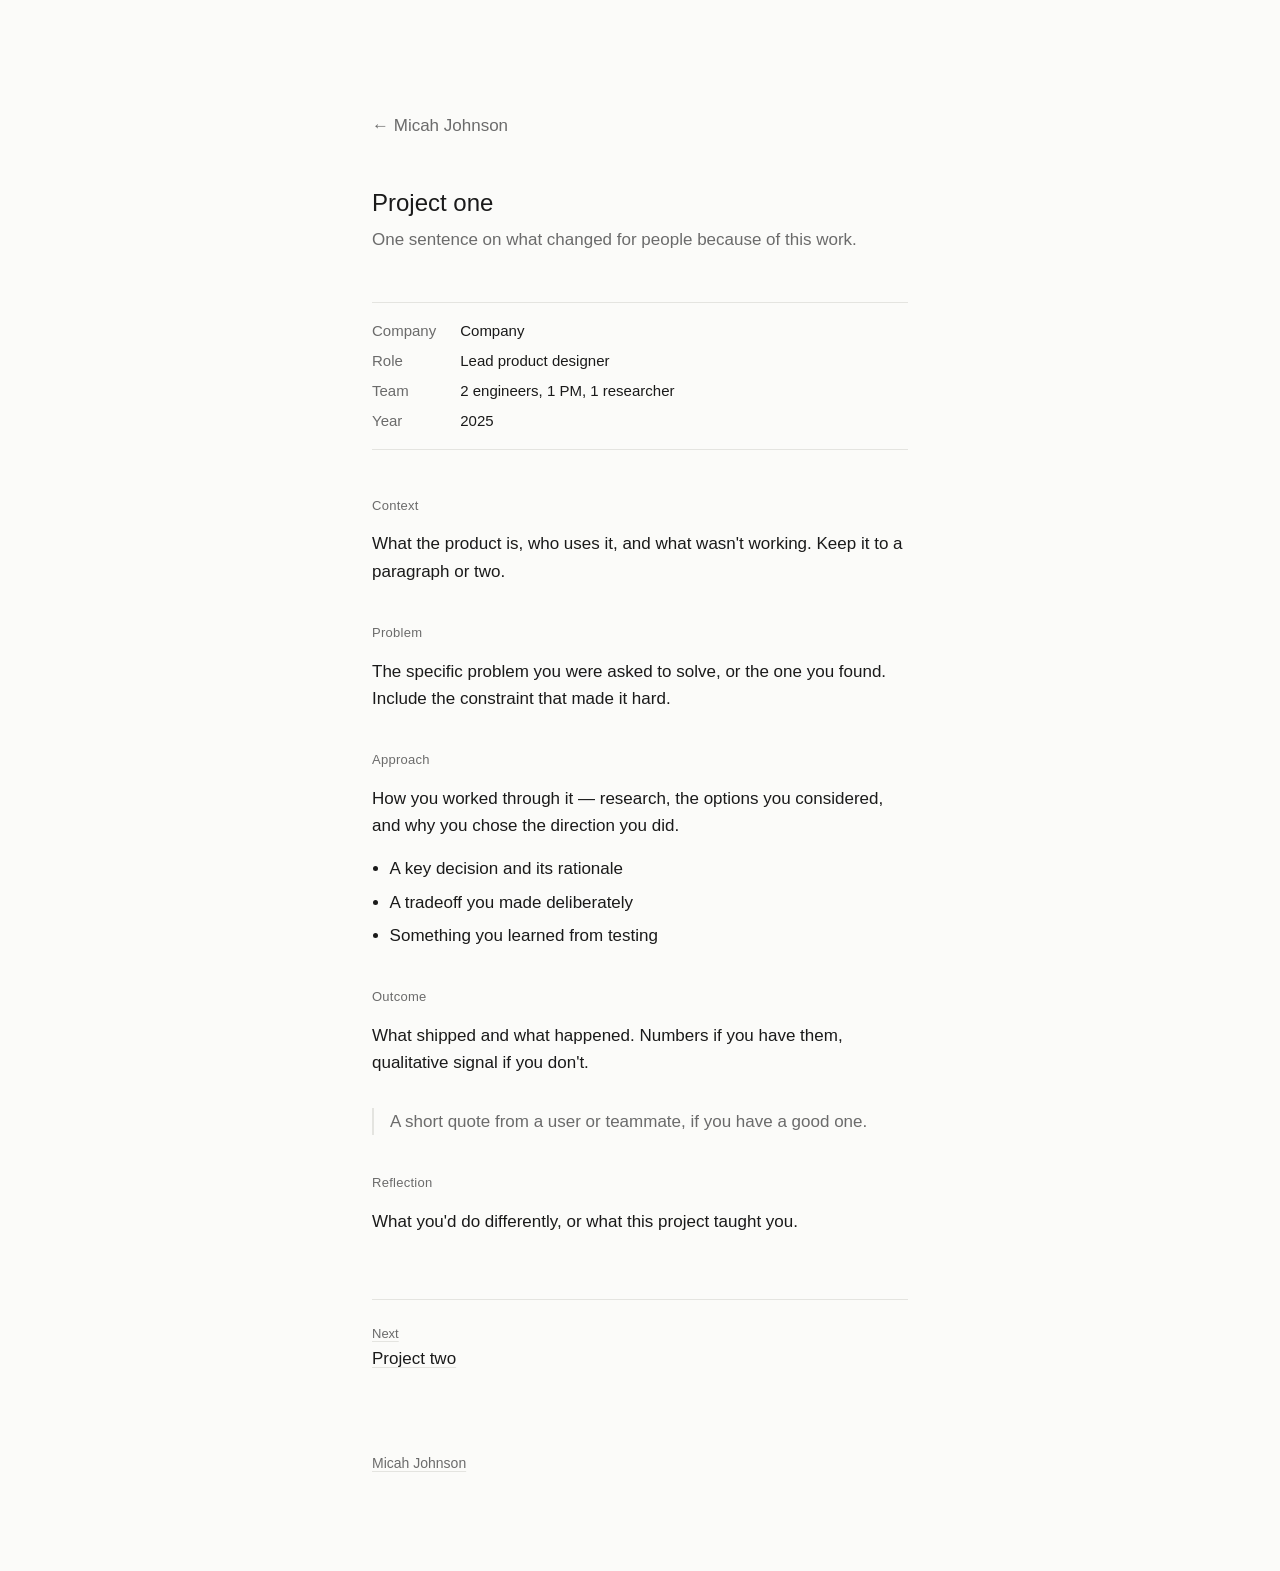
<file: work/project-one.html>
<!doctype html>
<html lang="en">
<head>
  <meta charset="utf-8">
  <meta name="viewport" content="width=device-width, initial-scale=1">
  <title>Project one — Micah Johnson</title>
  <meta name="description" content="Case study: Project one.">
  <link rel="stylesheet" href="/style.css">
</head>
<body>
  <main class="page">

    <a class="back" href="/">← Micah Johnson</a>

    <!-- Case study template. Duplicate this file per project and replace the copy. -->
    <header class="case-header">
      <h1>Project one</h1>
      <p class="summary">One sentence on what changed for people because of this work.</p>
    </header>

    <dl class="facts">
      <dt>Company</dt><dd>Company</dd>
      <dt>Role</dt><dd>Lead product designer</dd>
      <dt>Team</dt><dd>2 engineers, 1 PM, 1 researcher</dd>
      <dt>Year</dt><dd>2025</dd>
    </dl>

    <article class="prose">
      <h2>Context</h2>
      <p>What the product is, who uses it, and what wasn't working. Keep it to a paragraph or two.</p>

      <h2>Problem</h2>
      <p>The specific problem you were asked to solve, or the one you found. Include the constraint that made it hard.</p>

      <h2>Approach</h2>
      <p>How you worked through it — research, the options you considered, and why you chose the direction you did.</p>
      <ul>
        <li>A key decision and its rationale</li>
        <li>A tradeoff you made deliberately</li>
        <li>Something you learned from testing</li>
      </ul>

      <!-- Images are optional. Uncomment and point at a file in /images/.
      <figure>
        <img src="/images/project-one.png" alt="Describe what the image shows" loading="lazy">
        <figcaption>What to notice in this screen.</figcaption>
      </figure>
      -->

      <h2>Outcome</h2>
      <p>What shipped and what happened. Numbers if you have them, qualitative signal if you don't.</p>

      <blockquote>A short quote from a user or teammate, if you have a good one.</blockquote>

      <h2>Reflection</h2>
      <p>What you'd do differently, or what this project taught you.</p>
    </article>

    <nav class="next" aria-label="Next project">
      <a href="/work/project-one.html"><span>Next</span>Project two</a>
    </nav>

    <footer class="site-footer">
      <p><a href="/">Micah Johnson</a></p>
    </footer>

  </main>
</body>
</html>
</file>
<file: styles.css>
/* micahjohnson.co — minimal, text-centric */

:root {
  --bg: #f0f0f0;
  --fg: #151515;
  --muted: #6b6b66;
  --rule: #e4e4df;
  --accent: #2f4fd8;
  --pos: #1f9d55;
  --mixed: #d4a300;
  --neg: #d64545;

  --sans: "IBM Plex Sans", system-ui, -apple-system, "Segoe UI", Roboto, "Helvetica Neue", Arial, sans-serif;
  --mono: var(--sans);

  --step--1: clamp(0.8rem, 0.78rem + 0.1vw, 0.85rem);
  --step-0: clamp(1.0625rem, 1rem + 0.25vw, 1.1875rem);
  --step-1: clamp(1.25rem, 1.15rem + 0.5vw, 1.5rem);
  --step-2: clamp(1.75rem, 1.4rem + 1.6vw, 2.75rem);

  --measure: 44rem;
  --gutter: clamp(1rem, 5vw, 3rem);

  color-scheme: light dark;
}

@media (prefers-color-scheme: dark) {
  :root {
    --bg: #111110;
    --fg: #ecece8;
    --muted: #93938c;
    --rule: #2a2a28;
    --accent: #8ea2ff;
    --pos: #4cc27f;
    --mixed: #e3c04a;
    --neg: #f07070;
  }
}

*,
*::before,
*::after {
  box-sizing: border-box;
}

html {
  -webkit-text-size-adjust: 100%;
  text-size-adjust: 100%;
}

body {
  margin: 0;
  background: var(--bg);
  color: var(--fg);
  font-family: var(--sans);
  font-size: var(--step-0);
  line-height: 1.6;
  -webkit-font-smoothing: antialiased;
  text-rendering: optimizeLegibility;
}

.wrap {
  max-width: calc(var(--measure) + 2 * var(--gutter));
  margin: 0 auto;
  padding: 0 var(--gutter);
}

/* ---- Header / footer ---- */

.site-header {
  display: flex;
  justify-content: space-between;
  align-items: baseline;
  flex-wrap: wrap;
  gap: 0.5rem 1rem;
  padding-block: clamp(2rem, 6vw, 4rem) 0;
  font-size: var(--step--1);
}

.site-header .name {
  font-size: 1.5em;
  font-weight: 300;
  text-decoration: none;
  color: var(--fg);
  white-space: nowrap;
}

.site-header nav {
  display: flex;
  gap: 1.25rem;
}

.site-header nav a {
  color: var(--muted);
  text-decoration: none;
}

.site-header nav .resume {
  display: inline-flex;
  align-items: center;
  gap: 0.3em;
}

.site-header nav .icon {
  width: 0.9em;
  height: 0.9em;
}

.site-header nav a:hover,
.site-header nav a[aria-current="page"] {
  color: var(--fg);
}

.menu-toggle {
  display: none;
  align-self: center;
  margin: -0.5rem -0.5rem -0.5rem 0;
  padding: 0.5rem;
  border: 0;
  background: none;
  color: var(--fg);
  cursor: pointer;
}

.menu-toggle svg {
  display: block;
  fill: none;
  stroke: currentColor;
  stroke-width: 1.5;
  stroke-linecap: round;
}

.menu-toggle .close,
.site-header.is-open .menu-toggle .bars {
  display: none;
}

.site-header.is-open .menu-toggle .close {
  display: inline;
}

@media (max-width: 40rem) {
  .site-header.has-menu .menu-toggle {
    display: block;
  }

  .site-header.has-menu nav {
    display: none;
    flex-basis: 100%;
    flex-direction: column;
    gap: 0;
    margin-top: 0.5rem;
    border-top: 1px solid var(--rule);
    font-size: var(--step-0);
  }

  .site-header.has-menu.is-open nav {
    display: flex;
  }

  .site-header.has-menu nav a {
    padding-block: 0.75rem;
    border-bottom: 1px solid var(--rule);
  }
}

.site-footer {
  margin-top: clamp(4rem, 12vw, 8rem);
  padding-block: 2rem clamp(2rem, 6vw, 4rem);
  border-top: 1px solid var(--rule);
  /* 16px on desktop, scaling down to 15px on phones (same ratio as --step--1). */
  font-size: clamp(0.9375rem, 0.91rem + 0.12vw, 1rem);
  color: var(--muted);
  display: flex;
  justify-content: space-between;
  flex-wrap: wrap;
  gap: 0.5rem 1.5rem;
}

.site-footer a {
  color: inherit;
}

/* ---- Typography ---- */

main {
  padding-top: clamp(3.5rem, 12vw, 7rem);
}

main:last-child {
  padding-bottom: clamp(2rem, 6vw, 4rem);
}

h1,
h2,
h3 {
  font-weight: 500;
  line-height: 1.2;
  letter-spacing: -0.02em;
  margin: 0;
}

h1 {
  font-size: var(--step-2);
  letter-spacing: -0.03em;
}

.lede {
  font-size: calc(var(--step-1) * 1.5);
  font-weight: 200;
  line-height: 1.45;
  letter-spacing: -0.01em;
  margin: 0;
  max-width: 32ch;
}

@media (min-width: 40rem) {
  .lede {
    font-size: calc(var(--step-1) * 1.8);
  }
}

.lede .muted {
  color: var(--muted);
}

/* 404 page */
/* Fill the viewport so the footer sits at the bottom of short pages. */
.wrap-fill {
  display: flex;
  flex-direction: column;
  min-height: 100vh;
  min-height: 100svh;
}

.wrap-fill main {
  flex: 1;
}

/* Drop the message one line lower than the default main offset. */
.wrap-fill .lede {
  margin-top: 1lh;
}

.return-home {
  display: inline-block;
  margin-top: 1rem;
  padding: 0.5em 1.25em;
  border-radius: 999px;
  background: #000;
  color: #fff;
  /* 15px on desktop, easing to 14px on phones; stays above the 24px
     minimum target size (WCAG 2.5.8) at every width. */
  font-size: clamp(14px, 13px + 0.2vw, 15px);
  line-height: 1.2;
  text-decoration: none;
}

.return-home:hover {
  color: #fff;
  opacity: 0.85;
}

@media (prefers-color-scheme: dark) {
  .return-home,
  .return-home:hover {
    background: #fff;
    color: #000;
  }
}

p {
  margin: 0 0 1.1em;
}

a {
  color: var(--fg);
  text-decoration-line: underline;
  text-decoration-thickness: 1px;
  text-decoration-color: var(--rule);
  text-underline-offset: 0.2em;
  transition: text-decoration-color 0.15s ease, color 0.15s ease;
}

a:hover {
  text-decoration-color: currentColor;
}

a:focus-visible {
  outline: 2px solid var(--accent);
  outline-offset: 3px;
  border-radius: 2px;
}

.label {
  font-family: var(--mono);
  font-size: var(--step--1);
  font-weight: 400;
  letter-spacing: 0;
  color: var(--muted);
  text-transform: lowercase;
  margin: 0 0 1.25rem;
}

section {
  margin-top: clamp(4rem, 12vw, 7rem);
}

#about {
  font-weight: 300;
}

/* ---- Logo marquee (home) ---- */

/* Logos are sized and repeated by assets/marquee.js. Every item carries the
   same trailing gap, so the seam between repeated sets matches the rest. */
.marquee {
  --logo-h: 28px;
  --logo-gap: 36px;
  overflow: hidden;
  /* Logos are decorative here: no selecting, dragging or long-press menu. */
  -webkit-user-select: none;
  user-select: none;
  -webkit-touch-callout: none;
  -webkit-mask-image: linear-gradient(to right, transparent, #000 1.5rem, #000 calc(100% - 1.5rem), transparent);
  mask-image: linear-gradient(to right, transparent, #000 1.5rem, #000 calc(100% - 1.5rem), transparent);
}

.marquee-track {
  display: flex;
  width: max-content;
}

/* Moved by assets/marquee.js: drifts left, pauses on hover, drags to scrub.
   pan-y keeps vertical page scrolling on touch while horizontal swipes drag. */
.marquee-track.is-moving {
  will-change: transform;
}

.marquee.is-draggable {
  cursor: grab;
  touch-action: pan-y;
}

.marquee.is-dragging {
  cursor: grabbing;
}

.marquee-set {
  display: flex;
  flex: none;
  align-items: center;
  height: calc(var(--logo-h) * 2);
  margin: 0;
  padding: 0;
  list-style: none;
}

.marquee-set li {
  flex: none;
  padding-right: var(--logo-gap);
}

/* Uploaded logos use assorted greys; flatten them to one theme-aware tint. */
.marquee img {
  display: block;
  width: auto;
  height: var(--logo-h);
  filter: brightness(0);
  opacity: 0.42;
  /* Optional per-logo vertical nudge, set inline as --logo-y. */
  translate: 0 var(--logo-y, 0);
  pointer-events: none;
  -webkit-user-drag: none;
}

@media (prefers-color-scheme: dark) {
  .marquee img {
    filter: brightness(0) invert(1);
    opacity: 0.5;
  }
}

/* ---- Work index ---- */

.work-list {
  list-style: none;
  margin: 0;
  padding: 0;
  border-top: 1px solid var(--rule);
}

.work-list li {
  border-bottom: 1px solid var(--rule);
}

.work-list a {
  display: grid;
  grid-template-columns: 1fr auto;
  grid-template-areas:
    "title year"
    "desc  desc";
  column-gap: 1rem;
  padding: 1rem 0;
  text-decoration: none;
}

.work-list .title {
  grid-area: title;
  font-weight: 300;
}

.work-list .desc {
  grid-area: desc;
  color: inherit;
  /* 15px on desktop, easing to 14px on phones. */
  font-size: clamp(14px, 13px + 0.2vw, 15px);
  font-weight: 300;
}

.work-list .year {
  grid-area: year;
  font-family: var(--mono);
  font-size: var(--step--1);
  font-weight: 300;
  color: inherit;
  align-self: center;
}

.work-list a:hover .title {
  text-decoration: underline;
  text-decoration-thickness: 1px;
  text-underline-offset: 0.2em;
}

@media (min-width: 40rem) {
  .work-list a {
    grid-template-columns: minmax(9rem, 14rem) 1fr auto;
    grid-template-areas: "title desc year";
    align-items: baseline;
  }
}

/* ---- Definition lists (contact, meta) ---- */

.links {
  list-style: none;
  margin: 0;
  padding: 0;
  display: flex;
  flex-wrap: wrap;
  gap: 0.5rem 1.5rem;
}

.meta {
  display: grid;
  grid-template-columns: auto 1fr;
  gap: 0.25rem 1.5rem;
  margin: 1.75rem 0 0;
  font-size: var(--step--1);
}

.meta dt {
  font-family: var(--mono);
  color: var(--muted);
  text-transform: lowercase;
}

.meta dd {
  margin: 0;
}

/* ---- Project page ---- */

.prose {
  margin-top: clamp(2.5rem, 8vw, 4rem);
  font-size: 1rem;
}

.prose h2 {
  font-size: calc(var(--step-0) * 1.5);
  font-weight: 300;
  margin: 3.333em 0 0.5em;
}

.prose figure {
  margin: 2.5rem 0;
}

.prose img,
.prose video {
  display: block;
  width: 100%;
  height: auto;
  border-radius: 6px;
}

.pager {
  display: flex;
  justify-content: space-between;
  gap: 1rem;
  margin-top: clamp(3rem, 10vw, 5rem);
  padding-top: 1.5rem;
  border-top: 1px solid var(--rule);
  font-size: var(--step--1);
}

.pager a {
  text-decoration: none;
}

.pager span {
  display: block;
  font-family: var(--mono);
  color: var(--muted);
}

.pager .next {
  text-align: right;
  margin-left: auto;
}

/* ---- Case study elements ---- */

article > h1 {
  font-size: clamp(1.875rem, 1.425rem + 2.25vw, 3rem);
  font-weight: 200;
  line-height: 1.1;
}

.subtitle {
  /* --step-1 scaled so it tops out at 20px (1.25rem) on desktop */
  font-size: calc(var(--step-1) * 5 / 6);
  line-height: 1.4;
  color: var(--muted);
  margin-top: 0.75rem;
  max-width: none;
}

.meta .note {
  color: var(--muted);
}

.stat {
  font-size: var(--step-1);
  line-height: 1.4;
}

.stat strong {
  display: block;
  font-size: var(--step-2);
  font-weight: 300;
  letter-spacing: -0.03em;
  line-height: 1.1;
}

.flow {
  list-style: none;
  margin: 0 0 1.5rem;
  padding: 0;
  display: flex;
  flex-wrap: wrap;
  gap: 0.4rem 0;
  font-family: var(--mono);
  font-size: var(--step--1);
  color: var(--muted);
}

.flow li:not(:last-child)::after {
  content: "→";
  margin: 0 0.6rem;
}

.pull {
  margin: 2rem 0;
  padding-left: 1.25rem;
  border-left: 2px solid var(--rule);
}

.pull.pos { border-color: var(--pos); }
.pull.neg { border-color: var(--neg); }

.pull p {
  font-size: var(--step-1);
  line-height: 1.4;
  letter-spacing: -0.01em;
  margin-bottom: 0.5rem;
}

.pull footer {
  font-size: var(--step--1);
  color: var(--muted);
}

.table-wrap {
  overflow-x: auto;
  margin: 2rem 0;
}

.data {
  width: 100%;
  border-collapse: collapse;
  font-size: var(--step--1);
  font-variant-numeric: tabular-nums;
}

.data caption {
  text-align: left;
  font-family: var(--mono);
  color: var(--muted);
  text-transform: lowercase;
  padding-bottom: 0.5rem;
}

.data th,
.data td {
  text-align: left;
  vertical-align: baseline;
  padding: 0.55rem 0;
  border-bottom: 1px solid var(--rule);
}

.data .group th {
  padding-top: 1.75rem;
  font-weight: 600;
}

.data tbody:first-of-type .group th {
  padding-top: 0.75rem;
}

.data .n {
  width: 5.5rem;
  padding-right: 1rem;
  font-family: var(--mono);
  white-space: nowrap;
}

.dot {
  display: inline-block;
  width: 0.55em;
  height: 0.55em;
  border-radius: 50%;
  margin-right: 0.5em;
  vertical-align: 0.05em;
  background: var(--muted);
}

.dot.pos { background: var(--pos); }
.dot.mixed { background: var(--mixed); }
.dot.neg { background: var(--neg); }

.sr {
  position: absolute;
  width: 1px;
  height: 1px;
  overflow: hidden;
  clip-path: inset(50%);
  white-space: nowrap;
}

.stats {
  list-style: none;
  margin: 2rem 0;
  padding: 0;
  display: grid;
  grid-template-columns: repeat(auto-fit, minmax(10rem, 1fr));
  gap: 1.5rem 2rem;
  font-size: var(--step--1);
  color: var(--muted);
}

.stats li {
  padding-top: 0.75rem;
  border-top: 1px solid var(--rule);
}

.stats strong {
  display: block;
  font-size: var(--step-2);
  font-weight: 300;
  letter-spacing: -0.03em;
  line-height: 1.1;
  color: var(--fg);
  margin-bottom: 0.4rem;
  font-variant-numeric: tabular-nums;
}

p.note {
  font-size: var(--step--1);
  color: var(--muted);
  margin-top: -1rem;
}

.prose ul {
  padding-left: 1.2em;
}

.prose li + li {
  margin-top: 0.35em;
}

.prose ul.stats {
  padding-left: 0;
}

.prose .stats li + li {
  margin-top: 0;
}

.options {
  margin: 1.5rem 0 2rem;
}

.options dt {
  font-weight: 600;
  margin-top: 1.25rem;
}

.options dd {
  margin: 0.25rem 0 0;
}

.chosen {
  display: inline-block;
  margin-left: 0.5rem;
  padding: 0 0.45em;
  border: 1px solid var(--pos);
  border-radius: 3px;
  font-family: var(--mono);
  font-size: var(--step--1);
  font-weight: 400;
  color: var(--pos);
  text-transform: lowercase;
  vertical-align: 0.1em;
}

.gallery {
  display: grid;
  grid-template-columns: 1fr;
  gap: 1rem;
  margin: 2rem 0;
}

.gallery figure {
  margin: 0;
}

@media (min-width: 40rem) {
  .gallery:not(.stacked) {
    grid-template-columns: 1fr 1fr;
    align-items: start;
  }
}

/* Pure white page, light palette in both color schemes. */
.page-white {
  --bg: #fff;
  --fg: #151515;
  --muted: #6b6b66;
  --rule: #e4e4df;
  --accent: #2f4fd8;
  --pos: #1f9d55;
  --mixed: #d4a300;
  --neg: #d64545;
  color-scheme: light;
}

:root:has(.page-white) {
  color-scheme: light;
}

/* ---- Ambient background (home) ---- */

/* Slowly drifting topographic contours drawn by assets/flow.js in --fg.
   --flow-amount is the opacity of the fine lines; index lines are 1.4x.
   --blur-shutter is the motion-blur exposure in seconds of drift; 0 (the
   current setting) draws crisp lines with no blur.
   --flow-scale sizes the contour blobs: 2 makes them, and the arcs of their
   lines, twice as large (and the lines twice as far apart).
   --flow-round shapes them, from 0 (swirling, crinkled) to 1 (smooth,
   rounded pools).
   --flow-morph is how fast the blobs form, merge and dissolve in place
   (2 is twice as fast, 0 freezes their shape).
   --flow-drift slides the whole landscape across the page; 1 is the
   original drift speed, 0 keeps it in place. */
.ambient {
  --flow-amount: 0.1;
  --blur-shutter: 0;
  --flow-scale: 0.5;
  --flow-round: 0.7;
  --flow-morph: 1.3;
  --flow-drift: 0;
  position: fixed;
  inset: 0;
  z-index: -1;
  overflow: hidden;
  pointer-events: none;
}

/* The home page keeps a blue-grey ground behind the contours, and muted text
   is darkened to hold WCAG AA (4.5:1) against it. */
@media (prefers-color-scheme: light) {
  :root:has(.ambient) {
    --bg: #e1e8e8;
    --muted: #686863;
  }
}

/* Rules are nudged darker so row dividers read apart from the contours. */
.ambient.has-flow ~ .wrap {
  --rule: #d6d6d1;
}

@media (prefers-color-scheme: dark) {
  .ambient {
    --flow-amount: 0.08;
  }

  .ambient.has-flow ~ .wrap {
    --rule: #353533;
  }
}

/* Over the contours, the static horizontal rules are solid, drawn 50% darker
   than --rule, then 25% lighter, in light mode, and 25% transparent in both
   modes. */
.ambient ~ .wrap {
  --rule-line: color-mix(in srgb, color-mix(in srgb, color-mix(in srgb, var(--rule), #000) 75%, #fff) 75%, transparent);
}

@media (prefers-color-scheme: dark) {
  .ambient ~ .wrap {
    --rule-line: color-mix(in srgb, var(--rule) 75%, transparent);
  }
}

.ambient ~ .wrap .work-list,
.ambient ~ .wrap .work-list li,
.ambient ~ .wrap .site-footer,
.ambient ~ .wrap .site-header.has-menu nav,
.ambient ~ .wrap .site-header.has-menu nav a {
  border-image: linear-gradient(var(--rule-line), var(--rule-line)) 1;
}

/* ---- Utilities ---- */

.placeholder {
  background: color-mix(in srgb, var(--accent) 12%, transparent);
  border-radius: 2px;
}

.toast {
  position: fixed;
  left: 50%;
  bottom: 2rem;
  margin: 0;
  padding: 0.5rem 1rem;
  background: var(--fg);
  color: var(--bg);
  border-radius: 4px;
  font-size: var(--step--1);
  opacity: 0;
  transform: translate(-50%, 0.5rem);
  transition: opacity 0.2s ease, transform 0.2s ease;
  pointer-events: none;
}

.toast.is-visible {
  opacity: 1;
  transform: translate(-50%, 0);
}

a[data-zoom] {
  display: block;
  cursor: zoom-in;
}

.zoom-layer {
  position: fixed;
  inset: 0;
  z-index: 1000;
  cursor: zoom-out;
  outline: none;
}

.zoom-img {
  position: fixed;
  max-width: none;
  margin: 0;
  border-radius: 4px;
  transform-origin: center;
  box-shadow: 0 2px 6px rgba(0, 0, 0, 0.08), 0 12px 32px rgba(0, 0, 0, 0.16);
  transition: transform 0.4s cubic-bezier(0.2, 0.8, 0.2, 1), opacity 0.35s ease;
  will-change: transform, opacity;
}

.zoom-layer.is-closing .zoom-img {
  opacity: 0;
}

::selection {
  background: var(--fg);
  color: var(--bg);
}

@media (prefers-reduced-motion: reduce) {
  * {
    transition: none !important;
  }
}
</file>
<file: style.css>
/* Minimal, text-centric portfolio. One typeface, one column, no images required. */

:root {
  --bg: #fbfbf9;
  --text: #1a1a1a;
  --muted: #6b6b6b;
  --rule: #e4e4e0;
  --accent: #1a1a1a;
  --measure: 36rem;
  --font: ui-sans-serif, -apple-system, BlinkMacSystemFont, "Segoe UI", Helvetica, Arial, sans-serif;
  --mono: ui-monospace, "SF Mono", Menlo, Consolas, monospace;
  color-scheme: light dark;
}

@media (prefers-color-scheme: dark) {
  :root {
    --bg: #111110;
    --text: #e8e8e4;
    --muted: #8f8f8a;
    --rule: #2a2a28;
    --accent: #e8e8e4;
  }
}

*, *::before, *::after { box-sizing: border-box; }

html {
  font-size: 100%;
  -webkit-text-size-adjust: 100%;
}

body {
  margin: 0;
  background: var(--bg);
  color: var(--text);
  font-family: var(--font);
  font-size: 1.0625rem;
  line-height: 1.6;
  -webkit-font-smoothing: antialiased;
}

.page {
  max-width: var(--measure);
  margin: 0 auto;
  padding: 4rem 1.25rem 5rem;
}

@media (min-width: 40rem) {
  .page { padding-top: 7rem; }
}

a {
  color: var(--accent);
  text-decoration: underline;
  text-decoration-color: var(--rule);
  text-decoration-thickness: 1px;
  text-underline-offset: 0.2em;
  transition: text-decoration-color 0.15s ease;
}
a:hover { text-decoration-color: currentColor; }
a:focus-visible { outline: 2px solid var(--accent); outline-offset: 2px; border-radius: 2px; }

h1, h2, h3 { font-weight: 500; line-height: 1.3; margin: 0; }
h1 { font-size: 1.0625rem; }
h2 {
  font-size: 0.8125rem;
  color: var(--muted);
  letter-spacing: 0.02em;
  margin-bottom: 1rem;
}
p { margin: 0 0 1rem; }

section + section { margin-top: 3.5rem; }

/* Header */
.site-header { margin-bottom: 3.5rem; }
.site-header .role { color: var(--muted); margin: 0; }
.back { display: inline-block; margin-bottom: 3rem; color: var(--muted); text-decoration: none; }
.back:hover { color: var(--text); }

.intro p:last-child { margin-bottom: 0; }

/* Lists of work / experience: title left, meta right */
.list { list-style: none; margin: 0; padding: 0; }
.list li { border-top: 1px solid var(--rule); }
.list li:last-child { border-bottom: 1px solid var(--rule); }
.row {
  display: flex;
  justify-content: space-between;
  align-items: baseline;
  gap: 1rem;
  padding: 0.75rem 0;
  text-decoration: none;
  color: inherit;
}
a.row:hover .row-title { text-decoration: underline; text-underline-offset: 0.2em; text-decoration-thickness: 1px; }
.row-title { min-width: 0; }
.row-sub { color: var(--muted); }
.row-meta {
  color: var(--muted);
  font-family: var(--mono);
  font-size: 0.8125rem;
  white-space: nowrap;
  font-variant-numeric: tabular-nums;
}

@media (max-width: 30rem) {
  .row { flex-direction: column; gap: 0.125rem; }
}

/* Inline link list */
.links { list-style: none; margin: 0; padding: 0; display: flex; flex-wrap: wrap; gap: 0.5rem 1.5rem; }

/* Case study */
.case-header { margin-bottom: 3rem; }
.case-header h1 { font-size: 1.5rem; margin-bottom: 0.5rem; }
.case-header .summary { color: var(--muted); margin: 0; }

.facts {
  display: grid;
  grid-template-columns: max-content 1fr;
  gap: 0.375rem 1.5rem;
  margin: 0 0 3rem;
  padding: 1rem 0;
  border-top: 1px solid var(--rule);
  border-bottom: 1px solid var(--rule);
  font-size: 0.9375rem;
}
.facts dt { color: var(--muted); }
.facts dd { margin: 0; }

.prose h2 { margin-top: 2.5rem; }
.prose ul { padding-left: 1.1rem; margin: 0 0 1rem; }
.prose li { margin-bottom: 0.375rem; }
.prose figure { margin: 2rem 0; }
.prose img { display: block; width: 100%; height: auto; border-radius: 4px; background: var(--rule); }
.prose figcaption { color: var(--muted); font-size: 0.875rem; margin-top: 0.5rem; }
.prose blockquote {
  margin: 2rem 0;
  padding-left: 1rem;
  border-left: 2px solid var(--rule);
  color: var(--muted);
}

.next { margin-top: 4rem; padding-top: 1.5rem; border-top: 1px solid var(--rule); }
.next span { display: block; color: var(--muted); font-size: 0.8125rem; }

/* Footer */
.site-footer {
  margin-top: 5rem;
  color: var(--muted);
  font-size: 0.875rem;
}
.site-footer a { color: var(--muted); }
</file>
